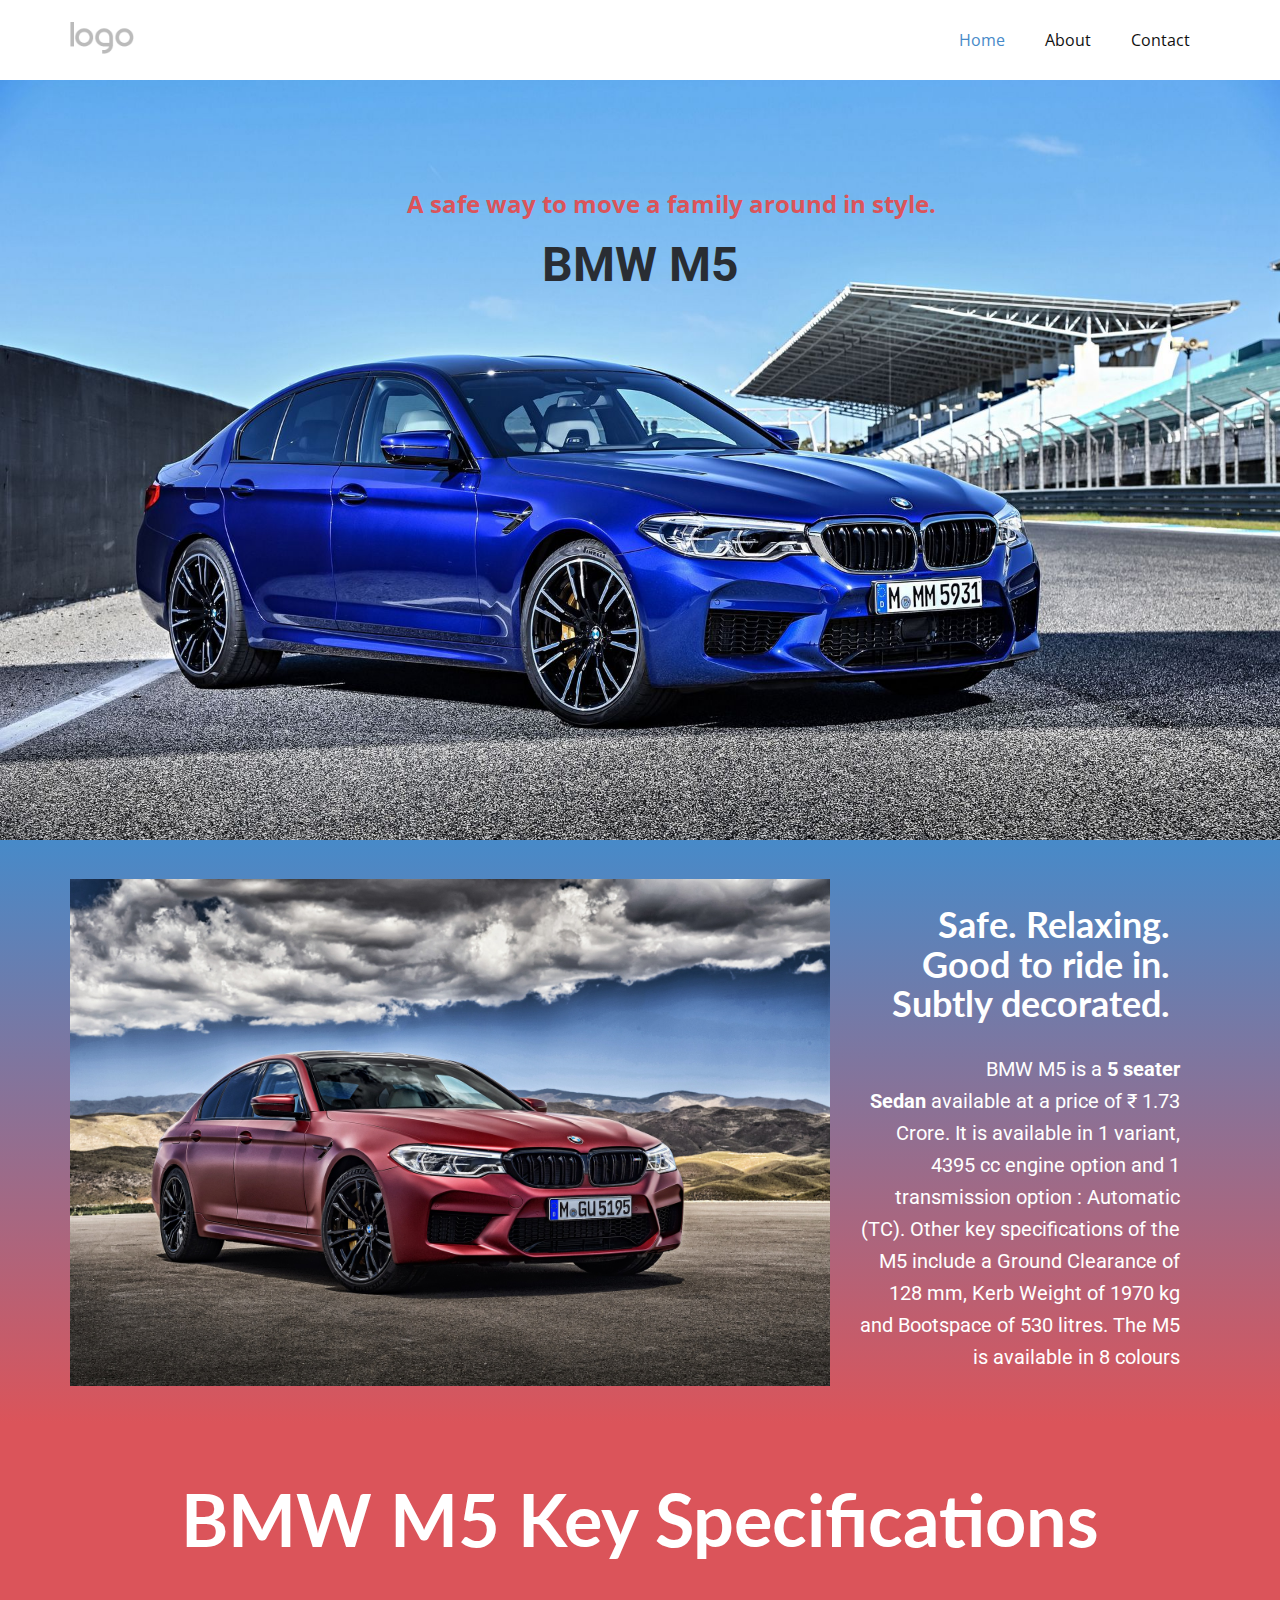
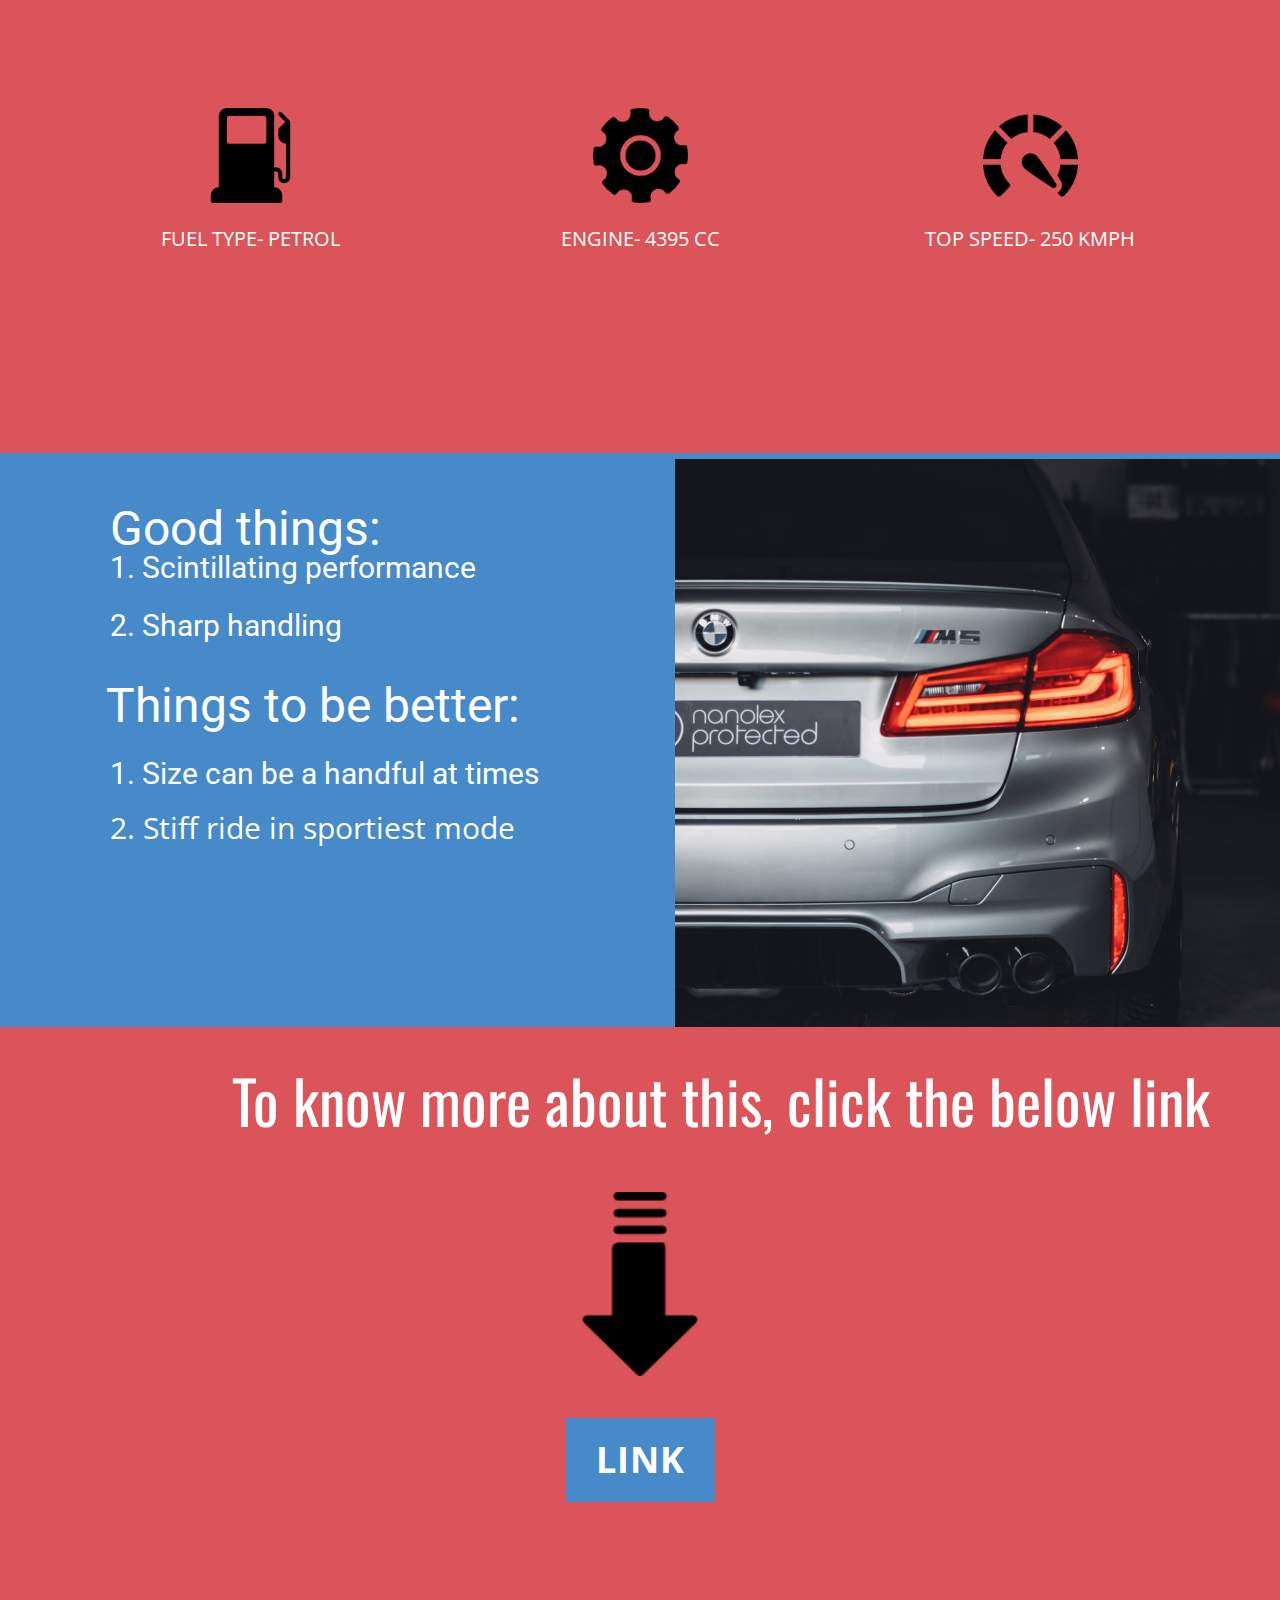
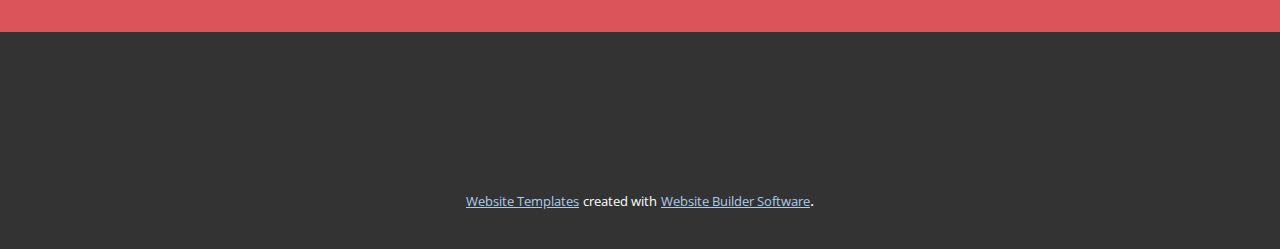
<file: index.html>
<!DOCTYPE html>
<html style="font-size: 16px;" lang="en"><head>
    <meta name="viewport" content="width=device-width, initial-scale=1.0">
    <meta charset="utf-8">
    <meta name="keywords" content="B​BMW M5, Safe. Relaxing. Good to ride in. Subtly decorated., How does it work, Car Servicing, Safe. Relaxing. Good to ride in. Subtly decorated., INTUITIVE">
    <meta name="description" content="">
    <title>Home</title>
    <link rel="stylesheet" href="nicepage.css" media="screen">
<link rel="stylesheet" href="Home.css" media="screen">
    <script class="u-script" type="text/javascript" src="jquery.js" defer=""></script>
    <script class="u-script" type="text/javascript" src="nicepage.js" defer=""></script>
    <meta name="generator" content="Nicepage 4.14.1, nicepage.com">
    <link id="u-theme-google-font" rel="stylesheet" href="https://fonts.googleapis.com/css?family=Roboto:100,100i,300,300i,400,400i,500,500i,700,700i,900,900i|Open+Sans:300,300i,400,400i,500,500i,600,600i,700,700i,800,800i">
    <link id="u-page-google-font" rel="stylesheet" href="https://fonts.googleapis.com/css?family=Open+Sans:300,300i,400,400i,500,500i,600,600i,700,700i,800,800i|Lato:100,100i,300,300i,400,400i,700,700i,900,900i|Roboto:100,100i,300,300i,400,400i,500,500i,700,700i,900,900i|Oswald:200,300,400,500,600,700">
    
    
    
    
    
    
    <script type="application/ld+json">{
		"@context": "http://schema.org",
		"@type": "Organization",
		"name": "",
		"logo": "images/default-logo.png"
}</script>
    <meta name="theme-color" content="#478ac9">
    <meta property="og:title" content="Home">
    <meta property="og:type" content="website">
  </head>
  <body data-home-page="Home.html" data-home-page-title="Home" class="u-body u-xl-mode" data-lang="en"><header class="u-clearfix u-header u-header" id="sec-3d24"><div class="u-clearfix u-sheet u-valign-middle u-sheet-1">
        <a href="https://nicepage.com" class="u-image u-logo u-image-1">
          <img src="images/default-logo.png" class="u-logo-image u-logo-image-1">
        </a>
        <nav class="u-menu u-menu-dropdown u-offcanvas u-menu-1">
          <div class="menu-collapse" style="font-size: 1rem; letter-spacing: 0px;">
            <a class="u-button-style u-custom-left-right-menu-spacing u-custom-padding-bottom u-custom-top-bottom-menu-spacing u-nav-link u-text-active-palette-1-base u-text-hover-palette-2-base" href="#">
              <svg class="u-svg-link" viewBox="0 0 24 24"><use xmlns:xlink="http://www.w3.org/1999/xlink" xlink:href="#menu-hamburger"></use></svg>
              <svg class="u-svg-content" version="1.1" id="menu-hamburger" viewBox="0 0 16 16" x="0px" y="0px" xmlns:xlink="http://www.w3.org/1999/xlink" xmlns="http://www.w3.org/2000/svg"><g><rect y="1" width="16" height="2"></rect><rect y="7" width="16" height="2"></rect><rect y="13" width="16" height="2"></rect>
</g></svg>
            </a>
          </div>
          <div class="u-nav-container">
            <ul class="u-nav u-unstyled u-nav-1"><li class="u-nav-item"><a class="u-button-style u-nav-link u-text-active-palette-1-base u-text-hover-palette-2-base" href="Home.html" style="padding: 10px 20px;">Home</a>
</li><li class="u-nav-item"><a class="u-button-style u-nav-link u-text-active-palette-1-base u-text-hover-palette-2-base" href="About.html" style="padding: 10px 20px;">About</a>
</li><li class="u-nav-item"><a class="u-button-style u-nav-link u-text-active-palette-1-base u-text-hover-palette-2-base" href="Contact.html" style="padding: 10px 20px;">Contact</a>
</li></ul>
          </div>
          <div class="u-nav-container-collapse">
            <div class="u-black u-container-style u-inner-container-layout u-opacity u-opacity-95 u-sidenav">
              <div class="u-inner-container-layout u-sidenav-overflow">
                <div class="u-menu-close"></div>
                <ul class="u-align-center u-nav u-popupmenu-items u-unstyled u-nav-2"><li class="u-nav-item"><a class="u-button-style u-nav-link" href="Home.html">Home</a>
</li><li class="u-nav-item"><a class="u-button-style u-nav-link" href="About.html">About</a>
</li><li class="u-nav-item"><a class="u-button-style u-nav-link" href="Contact.html">Contact</a>
</li></ul>
              </div>
            </div>
            <div class="u-black u-menu-overlay u-opacity u-opacity-70"></div>
          </div>
        </nav>
      </div></header>
    <section class="u-align-center u-clearfix u-image u-section-1" id="carousel_0539" data-image-width="4096" data-image-height="2731">
      <div class="u-clearfix u-sheet u-sheet-1">
        <h4 class="u-align-center-xs u-custom-font u-text u-text-font u-text-palette-2-base u-text-1">A safe way to move a family around in style.</h4>
        <h1 class="u-text u-text-palette-5-dark-3 u-title u-text-2">BMW M5</h1>
      </div>
    </section>
    <section class="u-clearfix u-gradient u-section-2" id="carousel_f920">
      <div class="u-clearfix u-sheet u-sheet-1">
        <div class="u-clearfix u-expanded-width u-gutter-0 u-layout-wrap u-layout-wrap-1">
          <div class="u-layout">
            <div class="u-layout-row">
              <div class="u-container-style u-image u-image-contain u-layout-cell u-left-cell u-size-40 u-image-1" data-image-width="4096" data-image-height="2731">
                <div class="u-container-layout u-container-layout-1"></div>
              </div>
              <div class="u-align-right-lg u-align-right-md u-align-right-xl u-container-style u-layout-cell u-right-cell u-size-20 u-layout-cell-2">
                <div class="u-container-layout u-valign-top-md u-valign-top-sm u-valign-top-xs u-container-layout-2">
                  <h2 class="u-align-center-sm u-align-center-xs u-custom-font u-font-lato u-text u-text-white u-text-1">Safe. Relaxing. Good to ride in. Subtly decorated.</h2>
                  <p class="u-align-center-sm u-align-center-xs u-custom-font u-font-roboto u-text u-text-body-alt-color u-text-2">BMW M5 is a&nbsp;<b>5 seater Sedan</b>&nbsp;available at a price of ₹ 1.73 Crore. It is available in 1 variant, 4395 cc engine option and 1 transmission option : Automatic (TC). Other key specifications of the M5 include a Ground Clearance of 128 mm, Kerb Weight of 1970 kg and Bootspace of 530 litres. The M5 is available in 8 colours
                  </p>
                </div>
              </div>
            </div>
          </div>
        </div>
      </div>
    </section>
    <section class="u-align-center u-clearfix u-palette-2-base u-section-3" id="carousel_2682">
      <div class="u-clearfix u-sheet u-sheet-1">
        <h2 class="u-custom-font u-font-lato u-text u-text-1">BMW M5 Key Specifications</h2>
        <div class="u-clearfix u-expanded-width u-gutter-30 u-layout-wrap u-layout-wrap-1">
          <div class="u-layout">
            <div class="u-layout-row">
              <div class="u-container-style u-layout-cell u-left-cell u-size-20 u-size-20-md u-layout-cell-1">
                <div class="u-container-layout u-valign-top u-container-layout-1"><span class="u-file-icon u-icon u-icon-1"><img src="images/483497.png" alt=""></span>
                  <p class="u-align-center u-text u-text-2">FUEL TYPE- PETROL</p>
                </div>
              </div>
              <div class="u-container-style u-layout-cell u-size-20 u-size-20-md u-layout-cell-2">
                <div class="u-container-layout u-valign-top u-container-layout-2"><span class="u-file-icon u-icon u-icon-2"><img src="images/17452.png" alt=""></span>
                  <p class="u-align-center u-text u-text-3">ENGINE- 4395 CC</p>
                </div>
              </div>
              <div class="u-container-style u-layout-cell u-right-cell u-size-20 u-size-20-md u-layout-cell-3">
                <div class="u-container-layout u-valign-top u-container-layout-3"><span class="u-file-icon u-icon u-icon-3"><img src="images/3564796.png" alt=""></span>
                  <p class="u-align-center u-text u-text-4">TOP SPEED- 250 KMPH</p>
                </div>
              </div>
            </div>
          </div>
        </div>
      </div>
    </section>
    <section class="u-align-center u-clearfix u-palette-1-base u-valign-middle-md u-valign-middle-sm u-valign-middle-xs u-section-4" id="carousel_d431">
      <div class="u-clearfix u-layout-wrap u-layout-wrap-1">
        <div class="u-layout">
          <div class="u-layout-row">
            <div class="u-align-left-lg u-align-left-xl u-container-style u-layout-cell u-right-cell u-size-30 u-layout-cell-1">
              <div class="u-container-layout u-container-layout-1">
                <h1 class="u-text u-text-default u-title u-text-1">Good ​things:<br>
                </h1>
                <p class="u-custom-font u-font-roboto u-text u-text-2">1. Scintillating performance</p>
                <p class="u-custom-font u-font-roboto u-text u-text-3">2. Sharp handling</p>
                <h1 class="u-text u-title u-text-4">Things to be better:</h1>
                <p class="u-custom-font u-font-roboto u-text u-text-5">1. Size can be a handful at times</p>
                <p class="u-text u-text-6">2.&nbsp;Stiff ride in sportiest mode</p>
              </div>
            </div>
            <div class="u-container-style u-image u-layout-cell u-left-cell u-size-30 u-image-1" data-image-width="1000" data-image-height="1250">
              <div class="u-container-layout u-container-layout-2"></div>
            </div>
          </div>
        </div>
      </div>
    </section>
    <section class="u-clearfix u-palette-2-base u-section-5" id="sec-7ba6">
      <div class="u-clearfix u-sheet u-sheet-1">
        <h1 class="u-custom-font u-font-oswald u-text u-text-default u-title u-text-1">To know more about this, click the below link </h1><span class="u-file-icon u-icon u-icon-1"><img src="images/833360.png" alt=""></span>
        <a href="https://www.carwale.com/bmw-cars/m5/#:~:text=BMW%20M5%20is%20a%205,is%20available%20in%208%20colours." class="u-btn u-button-style u-hover-palette-1-dark-1 u-palette-1-base u-btn-1" target="_blank">link</a>
      </div>
    </section>
    
    
    <footer class="u-align-center u-clearfix u-footer u-grey-80 u-footer" id="sec-8817"><div class="u-align-left u-clearfix u-sheet u-sheet-1"></div></footer>
    <section class="u-backlink u-clearfix u-grey-80">
      <a class="u-link" href="https://nicepage.com/website-templates" target="_blank">
        <span>Website Templates</span>
      </a>
      <p class="u-text">
        <span>created with</span>
      </p>
      <a class="u-link" href="" target="_blank">
        <span>Website Builder Software</span>
      </a>. 
    </section>
  
</body></html>
</file>
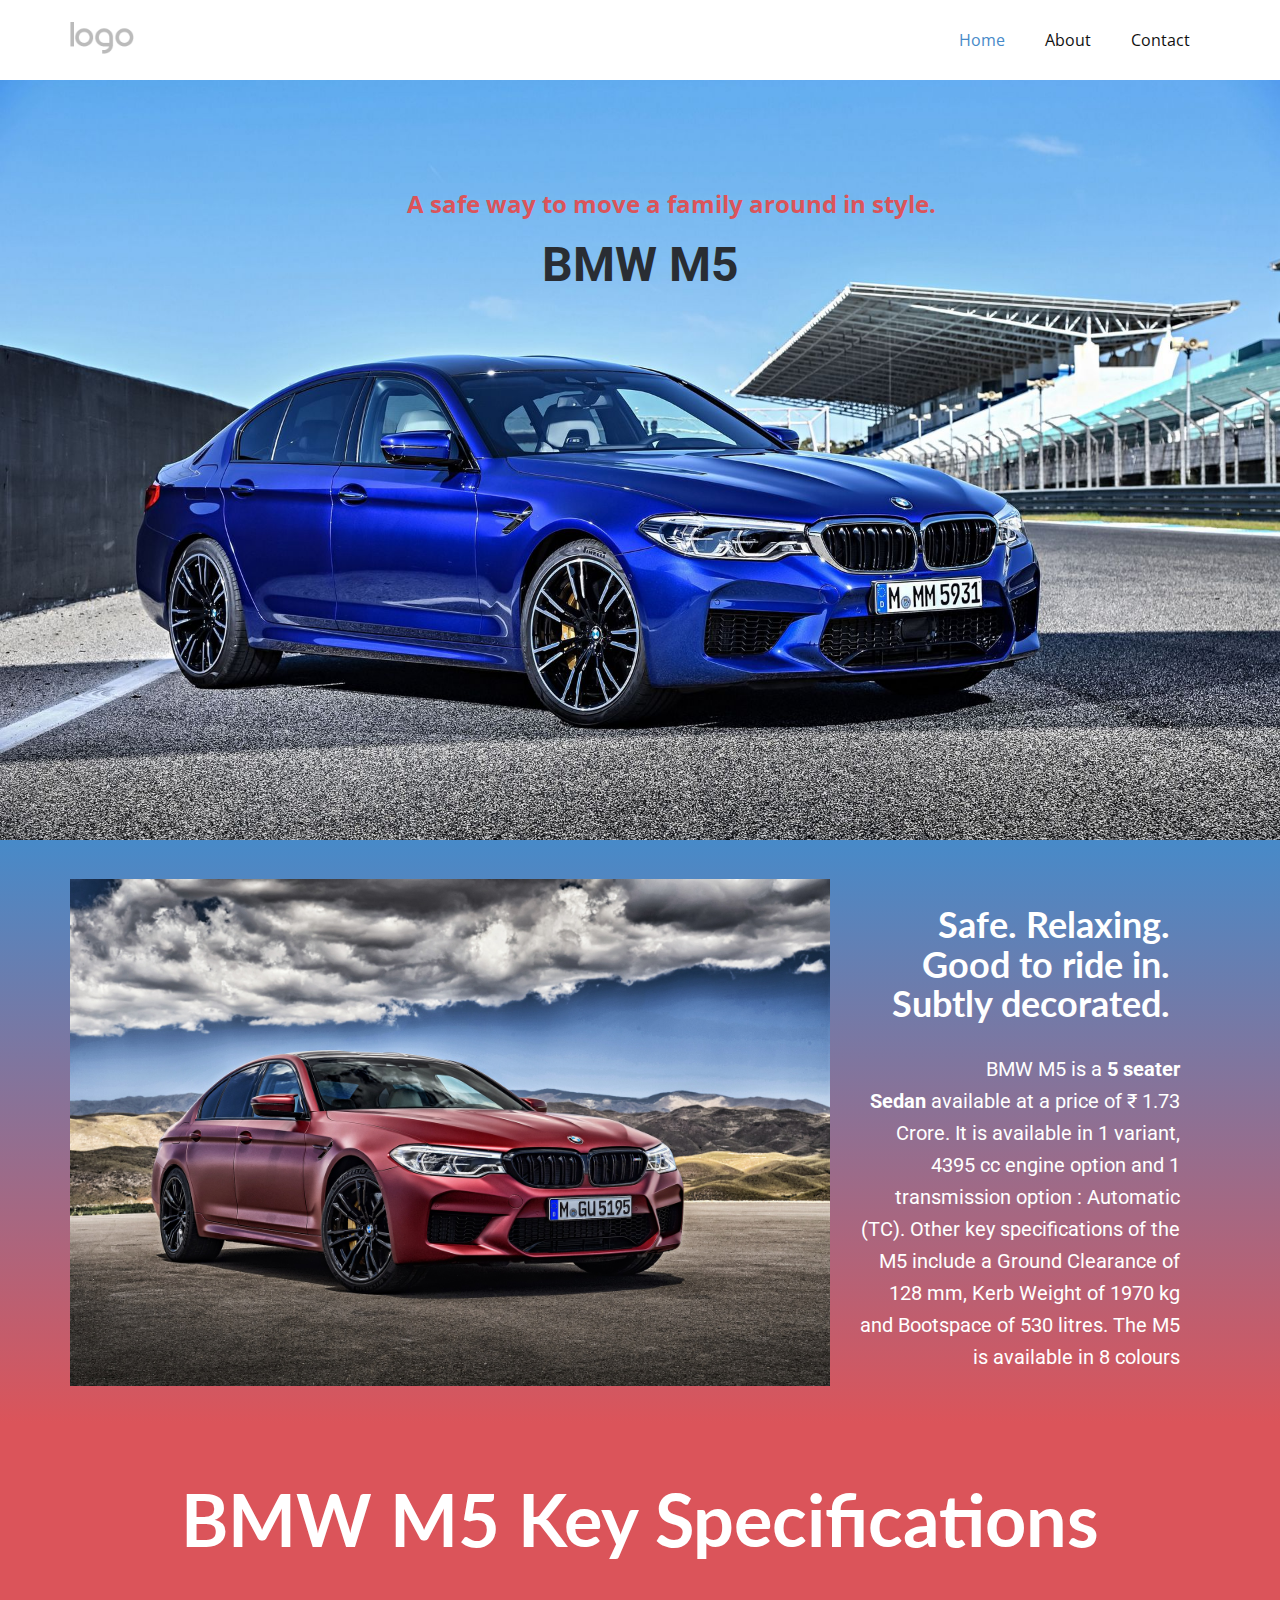
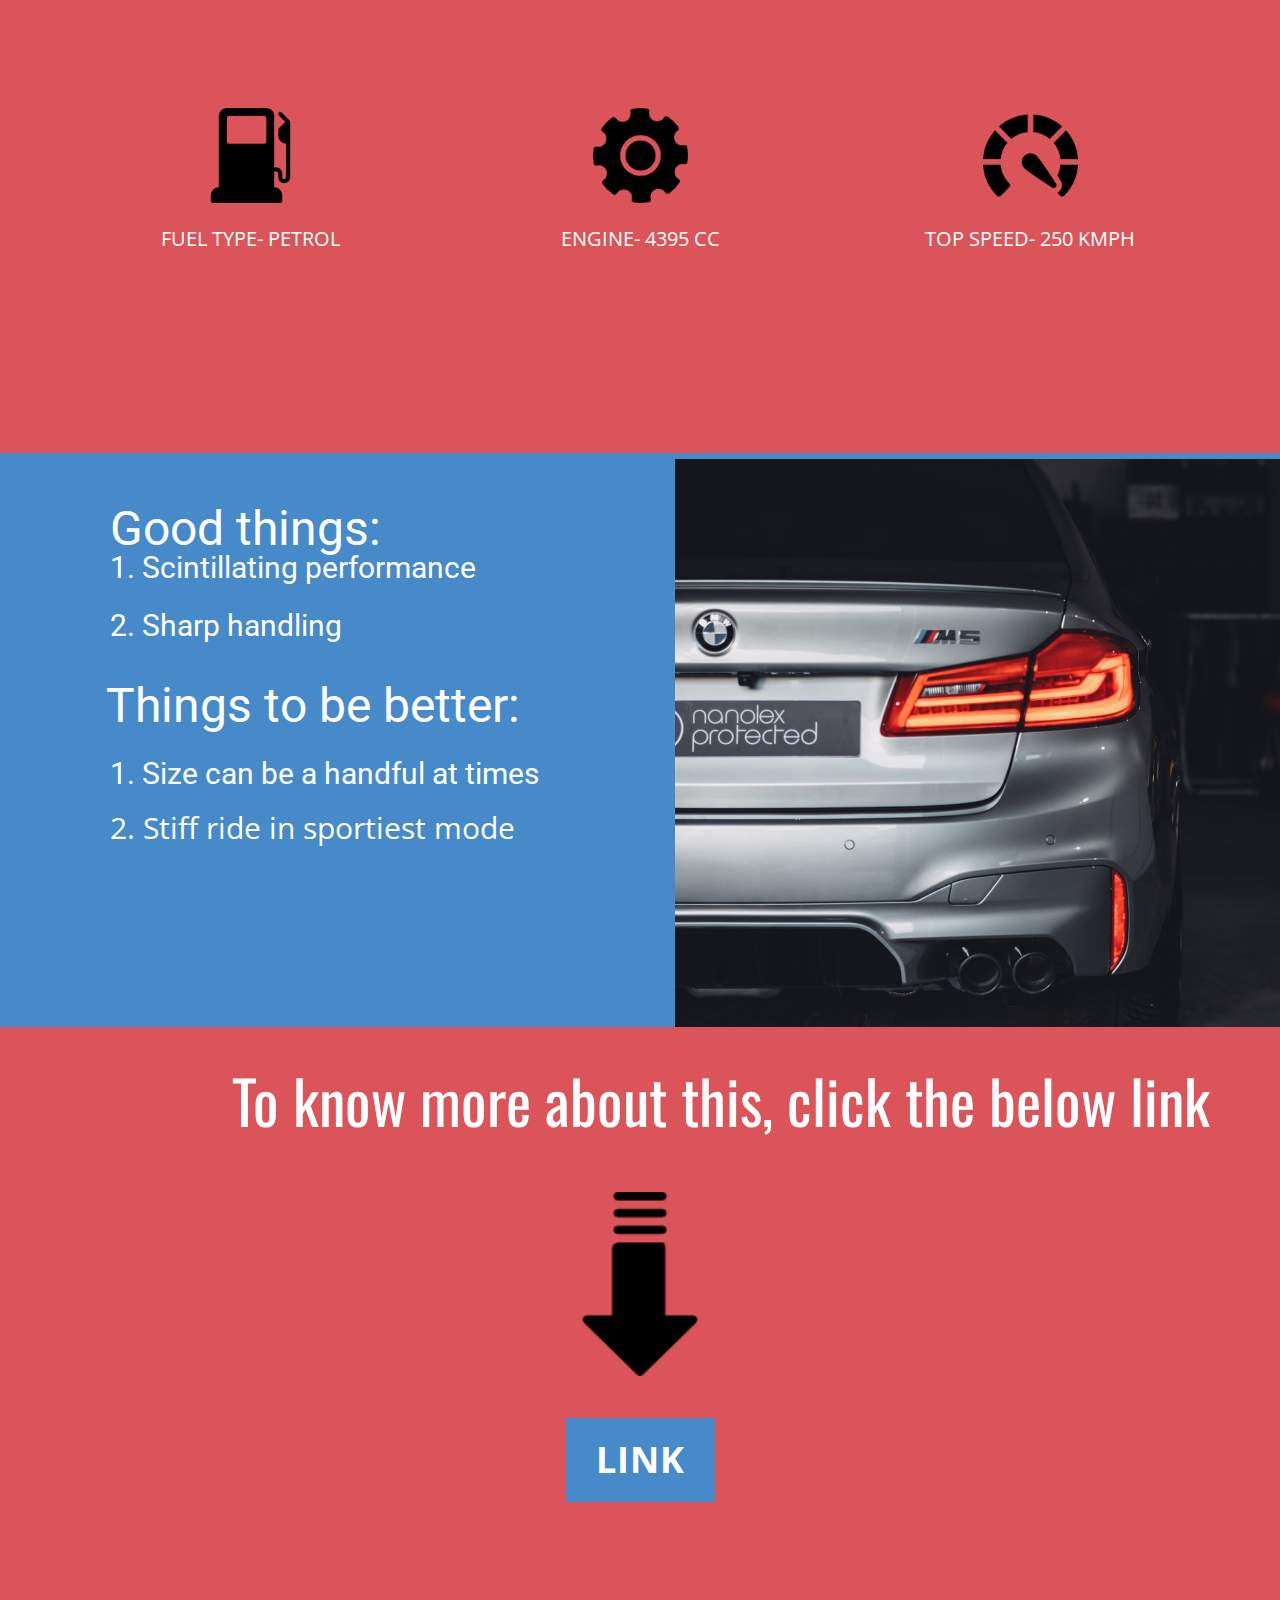
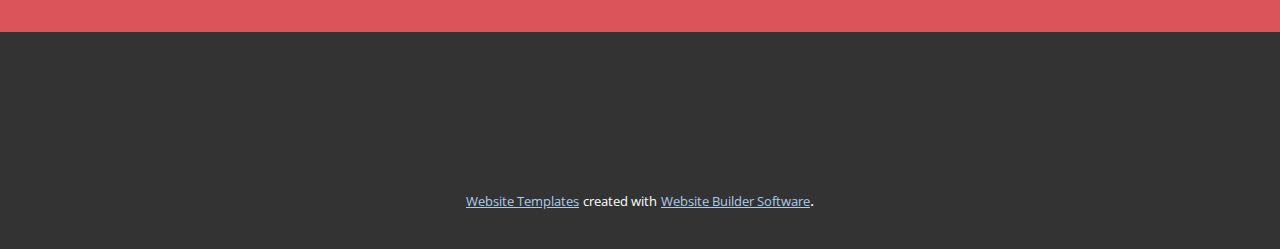
<file: Home.html>
<!DOCTYPE html>
<html style="font-size: 16px;" lang="en"><head>
    <meta name="viewport" content="width=device-width, initial-scale=1.0">
    <meta charset="utf-8">
    <meta name="keywords" content="B​BMW M5, Safe. Relaxing. Good to ride in. Subtly decorated., How does it work, Car Servicing, Safe. Relaxing. Good to ride in. Subtly decorated., INTUITIVE">
    <meta name="description" content="">
    <title>Home</title>
    <link rel="stylesheet" href="nicepage.css" media="screen">
<link rel="stylesheet" href="Home.css" media="screen">
    <script class="u-script" type="text/javascript" src="jquery.js" defer=""></script>
    <script class="u-script" type="text/javascript" src="nicepage.js" defer=""></script>
    <meta name="generator" content="Nicepage 4.14.1, nicepage.com">
    <link id="u-theme-google-font" rel="stylesheet" href="https://fonts.googleapis.com/css?family=Roboto:100,100i,300,300i,400,400i,500,500i,700,700i,900,900i|Open+Sans:300,300i,400,400i,500,500i,600,600i,700,700i,800,800i">
    <link id="u-page-google-font" rel="stylesheet" href="https://fonts.googleapis.com/css?family=Open+Sans:300,300i,400,400i,500,500i,600,600i,700,700i,800,800i|Lato:100,100i,300,300i,400,400i,700,700i,900,900i|Roboto:100,100i,300,300i,400,400i,500,500i,700,700i,900,900i|Oswald:200,300,400,500,600,700">
    
    
    
    
    
    
    <script type="application/ld+json">{
		"@context": "http://schema.org",
		"@type": "Organization",
		"name": "",
		"logo": "images/default-logo.png"
}</script>
    <meta name="theme-color" content="#478ac9">
    <meta property="og:title" content="Home">
    <meta property="og:type" content="website">
  </head>
  <body class="u-body u-xl-mode" data-lang="en"><header class="u-clearfix u-header u-header" id="sec-3d24"><div class="u-clearfix u-sheet u-valign-middle u-sheet-1">
        <a href="https://nicepage.com" class="u-image u-logo u-image-1">
          <img src="images/default-logo.png" class="u-logo-image u-logo-image-1">
        </a>
        <nav class="u-menu u-menu-dropdown u-offcanvas u-menu-1">
          <div class="menu-collapse" style="font-size: 1rem; letter-spacing: 0px;">
            <a class="u-button-style u-custom-left-right-menu-spacing u-custom-padding-bottom u-custom-top-bottom-menu-spacing u-nav-link u-text-active-palette-1-base u-text-hover-palette-2-base" href="#">
              <svg class="u-svg-link" viewBox="0 0 24 24"><use xmlns:xlink="http://www.w3.org/1999/xlink" xlink:href="#menu-hamburger"></use></svg>
              <svg class="u-svg-content" version="1.1" id="menu-hamburger" viewBox="0 0 16 16" x="0px" y="0px" xmlns:xlink="http://www.w3.org/1999/xlink" xmlns="http://www.w3.org/2000/svg"><g><rect y="1" width="16" height="2"></rect><rect y="7" width="16" height="2"></rect><rect y="13" width="16" height="2"></rect>
</g></svg>
            </a>
          </div>
          <div class="u-nav-container">
            <ul class="u-nav u-unstyled u-nav-1"><li class="u-nav-item"><a class="u-button-style u-nav-link u-text-active-palette-1-base u-text-hover-palette-2-base" href="Home.html" style="padding: 10px 20px;">Home</a>
</li><li class="u-nav-item"><a class="u-button-style u-nav-link u-text-active-palette-1-base u-text-hover-palette-2-base" href="About.html" style="padding: 10px 20px;">About</a>
</li><li class="u-nav-item"><a class="u-button-style u-nav-link u-text-active-palette-1-base u-text-hover-palette-2-base" href="Contact.html" style="padding: 10px 20px;">Contact</a>
</li></ul>
          </div>
          <div class="u-nav-container-collapse">
            <div class="u-black u-container-style u-inner-container-layout u-opacity u-opacity-95 u-sidenav">
              <div class="u-inner-container-layout u-sidenav-overflow">
                <div class="u-menu-close"></div>
                <ul class="u-align-center u-nav u-popupmenu-items u-unstyled u-nav-2"><li class="u-nav-item"><a class="u-button-style u-nav-link" href="Home.html">Home</a>
</li><li class="u-nav-item"><a class="u-button-style u-nav-link" href="About.html">About</a>
</li><li class="u-nav-item"><a class="u-button-style u-nav-link" href="Contact.html">Contact</a>
</li></ul>
              </div>
            </div>
            <div class="u-black u-menu-overlay u-opacity u-opacity-70"></div>
          </div>
        </nav>
      </div></header>
    <section class="u-align-center u-clearfix u-image u-section-1" id="carousel_0539" data-image-width="4096" data-image-height="2731">
      <div class="u-clearfix u-sheet u-sheet-1">
        <h4 class="u-align-center-xs u-custom-font u-text u-text-font u-text-palette-2-base u-text-1">A safe way to move a family around in style.</h4>
        <h1 class="u-text u-text-palette-5-dark-3 u-title u-text-2">BMW M5</h1>
      </div>
    </section>
    <section class="u-clearfix u-gradient u-section-2" id="carousel_f920">
      <div class="u-clearfix u-sheet u-sheet-1">
        <div class="u-clearfix u-expanded-width u-gutter-0 u-layout-wrap u-layout-wrap-1">
          <div class="u-layout">
            <div class="u-layout-row">
              <div class="u-container-style u-image u-image-contain u-layout-cell u-left-cell u-size-40 u-image-1" data-image-width="4096" data-image-height="2731">
                <div class="u-container-layout u-container-layout-1"></div>
              </div>
              <div class="u-align-right-lg u-align-right-md u-align-right-xl u-container-style u-layout-cell u-right-cell u-size-20 u-layout-cell-2">
                <div class="u-container-layout u-valign-top-md u-valign-top-sm u-valign-top-xs u-container-layout-2">
                  <h2 class="u-align-center-sm u-align-center-xs u-custom-font u-font-lato u-text u-text-white u-text-1">Safe. Relaxing. Good to ride in. Subtly decorated.</h2>
                  <p class="u-align-center-sm u-align-center-xs u-custom-font u-font-roboto u-text u-text-body-alt-color u-text-2">BMW M5 is a&nbsp;<b>5 seater Sedan</b>&nbsp;available at a price of ₹ 1.73 Crore. It is available in 1 variant, 4395 cc engine option and 1 transmission option : Automatic (TC). Other key specifications of the M5 include a Ground Clearance of 128 mm, Kerb Weight of 1970 kg and Bootspace of 530 litres. The M5 is available in 8 colours
                  </p>
                </div>
              </div>
            </div>
          </div>
        </div>
      </div>
    </section>
    <section class="u-align-center u-clearfix u-palette-2-base u-section-3" id="carousel_2682">
      <div class="u-clearfix u-sheet u-sheet-1">
        <h2 class="u-custom-font u-font-lato u-text u-text-1">BMW M5 Key Specifications</h2>
        <div class="u-clearfix u-expanded-width u-gutter-30 u-layout-wrap u-layout-wrap-1">
          <div class="u-layout">
            <div class="u-layout-row">
              <div class="u-container-style u-layout-cell u-left-cell u-size-20 u-size-20-md u-layout-cell-1">
                <div class="u-container-layout u-valign-top u-container-layout-1"><span class="u-file-icon u-icon u-icon-1"><img src="images/483497.png" alt=""></span>
                  <p class="u-align-center u-text u-text-2">FUEL TYPE- PETROL</p>
                </div>
              </div>
              <div class="u-container-style u-layout-cell u-size-20 u-size-20-md u-layout-cell-2">
                <div class="u-container-layout u-valign-top u-container-layout-2"><span class="u-file-icon u-icon u-icon-2"><img src="images/17452.png" alt=""></span>
                  <p class="u-align-center u-text u-text-3">ENGINE- 4395 CC</p>
                </div>
              </div>
              <div class="u-container-style u-layout-cell u-right-cell u-size-20 u-size-20-md u-layout-cell-3">
                <div class="u-container-layout u-valign-top u-container-layout-3"><span class="u-file-icon u-icon u-icon-3"><img src="images/3564796.png" alt=""></span>
                  <p class="u-align-center u-text u-text-4">TOP SPEED- 250 KMPH</p>
                </div>
              </div>
            </div>
          </div>
        </div>
      </div>
    </section>
    <section class="u-align-center u-clearfix u-palette-1-base u-valign-middle-md u-valign-middle-sm u-valign-middle-xs u-section-4" id="carousel_d431">
      <div class="u-clearfix u-layout-wrap u-layout-wrap-1">
        <div class="u-layout">
          <div class="u-layout-row">
            <div class="u-align-left-lg u-align-left-xl u-container-style u-layout-cell u-right-cell u-size-30 u-layout-cell-1">
              <div class="u-container-layout u-container-layout-1">
                <h1 class="u-text u-text-default u-title u-text-1">Good ​things:<br>
                </h1>
                <p class="u-custom-font u-font-roboto u-text u-text-2">1. Scintillating performance</p>
                <p class="u-custom-font u-font-roboto u-text u-text-3">2. Sharp handling</p>
                <h1 class="u-text u-title u-text-4">Things to be better:</h1>
                <p class="u-custom-font u-font-roboto u-text u-text-5">1. Size can be a handful at times</p>
                <p class="u-text u-text-6">2.&nbsp;Stiff ride in sportiest mode</p>
              </div>
            </div>
            <div class="u-container-style u-image u-layout-cell u-left-cell u-size-30 u-image-1" data-image-width="1000" data-image-height="1250">
              <div class="u-container-layout u-container-layout-2"></div>
            </div>
          </div>
        </div>
      </div>
    </section>
    <section class="u-clearfix u-palette-2-base u-section-5" id="sec-7ba6">
      <div class="u-clearfix u-sheet u-sheet-1">
        <h1 class="u-custom-font u-font-oswald u-text u-text-default u-title u-text-1">To know more about this, click the below link </h1><span class="u-file-icon u-icon u-icon-1"><img src="images/833360.png" alt=""></span>
        <a href="https://www.carwale.com/bmw-cars/m5/#:~:text=BMW%20M5%20is%20a%205,is%20available%20in%208%20colours." class="u-btn u-button-style u-hover-palette-1-dark-1 u-palette-1-base u-btn-1" target="_blank">link</a>
      </div>
    </section>
    
    
    <footer class="u-align-center u-clearfix u-footer u-grey-80 u-footer" id="sec-8817"><div class="u-align-left u-clearfix u-sheet u-sheet-1"></div></footer>
    <section class="u-backlink u-clearfix u-grey-80">
      <a class="u-link" href="https://nicepage.com/website-templates" target="_blank">
        <span>Website Templates</span>
      </a>
      <p class="u-text">
        <span>created with</span>
      </p>
      <a class="u-link" href="" target="_blank">
        <span>Website Builder Software</span>
      </a>. 
    </section>
  
</body></html>
</file>
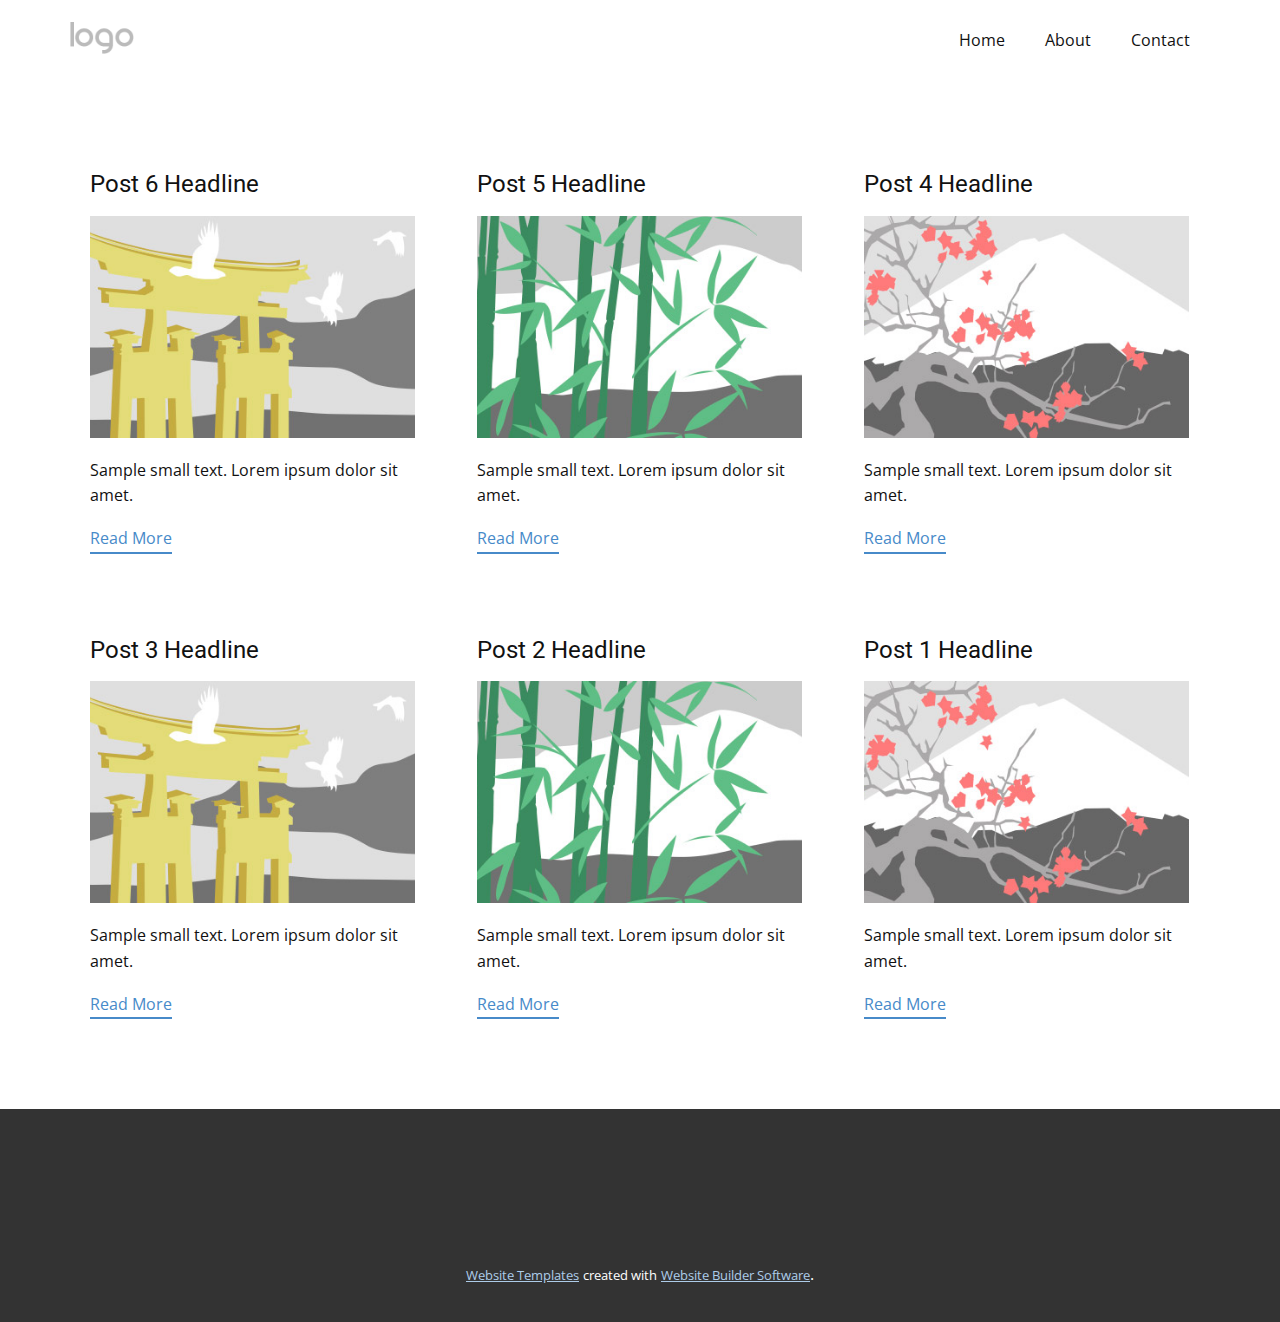
<file: blog/blog.html>
<html style="font-size: 16px;" lang="en"><head>
    <meta name="viewport" content="width=device-width, initial-scale=1.0">
    <meta charset="utf-8">
    <meta name="keywords" content="">
    <meta name="description" content="">
    <title>Blog Template</title>
    <link rel="stylesheet" href="../nicepage.css" media="screen">
<link rel="stylesheet" href="../Blog-Template.css" media="screen">
    <script class="u-script" type="text/javascript" src="../jquery.js" defer=""></script>
    <script class="u-script" type="text/javascript" src="../nicepage.js" defer=""></script>
    <meta name="generator" content="Nicepage 4.14.1, nicepage.com">
    <link id="u-theme-google-font" rel="stylesheet" href="https://fonts.googleapis.com/css?family=Roboto:100,100i,300,300i,400,400i,500,500i,700,700i,900,900i|Open+Sans:300,300i,400,400i,500,500i,600,600i,700,700i,800,800i">
    
    
    <script type="application/ld+json">{
		"@context": "http://schema.org",
		"@type": "Organization",
		"name": "",
		"logo": "images/default-logo.png"
}</script>
    <meta name="theme-color" content="#478ac9">
  </head>
  <body class="u-body u-xl-mode" data-lang="en"><header class="u-clearfix u-header u-header" id="sec-3d24"><div class="u-clearfix u-sheet u-valign-middle u-sheet-1">
        <a href="https://nicepage.com" class="u-image u-logo u-image-1">
          <img src="../images/default-logo.png" class="u-logo-image u-logo-image-1">
        </a>
        <nav class="u-menu u-menu-dropdown u-offcanvas u-menu-1">
          <div class="menu-collapse" style="font-size: 1rem; letter-spacing: 0px;">
            <a class="u-button-style u-custom-left-right-menu-spacing u-custom-padding-bottom u-custom-top-bottom-menu-spacing u-nav-link u-text-active-palette-1-base u-text-hover-palette-2-base" href="#">
              <svg class="u-svg-link" viewBox="0 0 24 24"><use xmlns:xlink="http://www.w3.org/1999/xlink" xlink:href="#menu-hamburger"></use></svg>
              <svg class="u-svg-content" version="1.1" id="menu-hamburger" viewBox="0 0 16 16" x="0px" y="0px" xmlns:xlink="http://www.w3.org/1999/xlink" xmlns="http://www.w3.org/2000/svg"><g><rect y="1" width="16" height="2"></rect><rect y="7" width="16" height="2"></rect><rect y="13" width="16" height="2"></rect>
</g></svg>
            </a>
          </div>
          <div class="u-nav-container">
            <ul class="u-nav u-unstyled u-nav-1"><li class="u-nav-item"><a class="u-button-style u-nav-link u-text-active-palette-1-base u-text-hover-palette-2-base" href="../Home.html" style="padding: 10px 20px;">Home</a>
</li><li class="u-nav-item"><a class="u-button-style u-nav-link u-text-active-palette-1-base u-text-hover-palette-2-base" href="../About.html" style="padding: 10px 20px;">About</a>
</li><li class="u-nav-item"><a class="u-button-style u-nav-link u-text-active-palette-1-base u-text-hover-palette-2-base" href="../Contact.html" style="padding: 10px 20px;">Contact</a>
</li></ul>
          </div>
          <div class="u-nav-container-collapse">
            <div class="u-black u-container-style u-inner-container-layout u-opacity u-opacity-95 u-sidenav">
              <div class="u-inner-container-layout u-sidenav-overflow">
                <div class="u-menu-close"></div>
                <ul class="u-align-center u-nav u-popupmenu-items u-unstyled u-nav-2"><li class="u-nav-item"><a class="u-button-style u-nav-link" href="../Home.html">Home</a>
</li><li class="u-nav-item"><a class="u-button-style u-nav-link" href="../About.html">About</a>
</li><li class="u-nav-item"><a class="u-button-style u-nav-link" href="../Contact.html">Contact</a>
</li></ul>
              </div>
            </div>
            <div class="u-black u-menu-overlay u-opacity u-opacity-70"></div>
          </div>
        </nav>
      </div></header>
    <section class="u-clearfix u-section-1" id="sec-2982">
      <div class="u-clearfix u-sheet u-valign-middle u-sheet-1"><!--blog--><!--blog_options_json--><!--{"type":"Recent","source":"","tags":"","count":""}--><!--/blog_options_json-->
        <div class="u-blog u-expanded-width u-repeater u-repeater-1"><!--blog_post-->
          <div class="u-blog-post u-container-style u-repeater-item u-white u-repeater-item-1">
            <div class="u-container-layout u-similar-container u-valign-top u-container-layout-1"><!--blog_post_header-->
              <h4 class="u-blog-control u-text u-text-1">
                <a class="u-post-header-link" href="../blog/post-5.html">Post 6 Headline</a>
              </h4><!--/blog_post_header--><!--blog_post_image-->
              <a class="u-post-header-link" href="../blog/post-5.html"><img alt="" class="u-blog-control u-expanded-width u-image u-image-default u-image-1" src="[data-uri]"></a><!--/blog_post_image--><!--blog_post_content-->
              <div class="u-blog-control u-post-content u-text u-text-2 fr-view">Sample small text. Lorem ipsum dolor sit amet.</div><!--/blog_post_content--><!--blog_post_readmore-->
              <a href="../blog/post-5.html" class="u-blog-control u-border-2 u-border-palette-1-base u-btn u-btn-rectangle u-button-style u-none u-btn-1"><!--blog_post_readmore_content--><!--options_json--><!--{"content":"","defaultValue":"Read More"}--><!--/options_json-->Read More<!--/blog_post_readmore_content--></a><!--/blog_post_readmore-->
            </div>
          </div><div class="u-blog-post u-container-style u-repeater-item u-video-cover u-white">
            <div class="u-container-layout u-similar-container u-valign-top u-container-layout-2"><!--blog_post_header-->
              <h4 class="u-blog-control u-text u-text-3">
                <a class="u-post-header-link" href="../blog/post-4.html">Post 5 Headline</a>
              </h4><!--/blog_post_header--><!--blog_post_image-->
              <a class="u-post-header-link" href="../blog/post-4.html"><img alt="" class="u-blog-control u-expanded-width u-image u-image-default u-image-2" src="[data-uri]"></a><!--/blog_post_image--><!--blog_post_content-->
              <div class="u-blog-control u-post-content u-text u-text-4 fr-view">Sample small text. Lorem ipsum dolor sit amet.</div><!--/blog_post_content--><!--blog_post_readmore-->
              <a href="../blog/post-4.html" class="u-blog-control u-border-2 u-border-palette-1-base u-btn u-btn-rectangle u-button-style u-none u-btn-2"><!--blog_post_readmore_content--><!--options_json--><!--{"content":"","defaultValue":"Read More"}--><!--/options_json-->Read More<!--/blog_post_readmore_content--></a><!--/blog_post_readmore-->
            </div>
          </div><div class="u-blog-post u-container-style u-repeater-item u-video-cover u-white">
            <div class="u-container-layout u-similar-container u-valign-top u-container-layout-3"><!--blog_post_header-->
              <h4 class="u-blog-control u-text u-text-5">
                <a class="u-post-header-link" href="../blog/post-3.html">Post 4 Headline</a>
              </h4><!--/blog_post_header--><!--blog_post_image-->
              <a class="u-post-header-link" href="../blog/post-3.html"><img alt="" class="u-blog-control u-expanded-width u-image u-image-default u-image-3" src="[data-uri]"></a><!--/blog_post_image--><!--blog_post_content-->
              <div class="u-blog-control u-post-content u-text u-text-6 fr-view">Sample small text. Lorem ipsum dolor sit amet.</div><!--/blog_post_content--><!--blog_post_readmore-->
              <a href="../blog/post-3.html" class="u-blog-control u-border-2 u-border-palette-1-base u-btn u-btn-rectangle u-button-style u-none u-btn-3"><!--blog_post_readmore_content--><!--options_json--><!--{"content":"","defaultValue":"Read More"}--><!--/options_json-->Read More<!--/blog_post_readmore_content--></a><!--/blog_post_readmore-->
            </div>
          </div><div class="u-blog-post u-container-style u-repeater-item u-white u-repeater-item-1">
            <div class="u-container-layout u-similar-container u-valign-top u-container-layout-1"><!--blog_post_header-->
              <h4 class="u-blog-control u-text u-text-1">
                <a class="u-post-header-link" href="../blog/post-2.html">Post 3 Headline</a>
              </h4><!--/blog_post_header--><!--blog_post_image-->
              <a class="u-post-header-link" href="../blog/post-2.html"><img alt="" class="u-blog-control u-expanded-width u-image u-image-default u-image-1" src="[data-uri]"></a><!--/blog_post_image--><!--blog_post_content-->
              <div class="u-blog-control u-post-content u-text u-text-2 fr-view">Sample small text. Lorem ipsum dolor sit amet.</div><!--/blog_post_content--><!--blog_post_readmore-->
              <a href="../blog/post-2.html" class="u-blog-control u-border-2 u-border-palette-1-base u-btn u-btn-rectangle u-button-style u-none u-btn-1"><!--blog_post_readmore_content--><!--options_json--><!--{"content":"","defaultValue":"Read More"}--><!--/options_json-->Read More<!--/blog_post_readmore_content--></a><!--/blog_post_readmore-->
            </div>
          </div><div class="u-blog-post u-container-style u-repeater-item u-video-cover u-white">
            <div class="u-container-layout u-similar-container u-valign-top u-container-layout-2"><!--blog_post_header-->
              <h4 class="u-blog-control u-text u-text-3">
                <a class="u-post-header-link" href="../blog/post-1.html">Post 2 Headline</a>
              </h4><!--/blog_post_header--><!--blog_post_image-->
              <a class="u-post-header-link" href="../blog/post-1.html"><img alt="" class="u-blog-control u-expanded-width u-image u-image-default u-image-2" src="[data-uri]"></a><!--/blog_post_image--><!--blog_post_content-->
              <div class="u-blog-control u-post-content u-text u-text-4 fr-view">Sample small text. Lorem ipsum dolor sit amet.</div><!--/blog_post_content--><!--blog_post_readmore-->
              <a href="../blog/post-1.html" class="u-blog-control u-border-2 u-border-palette-1-base u-btn u-btn-rectangle u-button-style u-none u-btn-2"><!--blog_post_readmore_content--><!--options_json--><!--{"content":"","defaultValue":"Read More"}--><!--/options_json-->Read More<!--/blog_post_readmore_content--></a><!--/blog_post_readmore-->
            </div>
          </div><div class="u-blog-post u-container-style u-repeater-item u-video-cover u-white">
            <div class="u-container-layout u-similar-container u-valign-top u-container-layout-3"><!--blog_post_header-->
              <h4 class="u-blog-control u-text u-text-5">
                <a class="u-post-header-link" href="../blog/post.html">Post 1 Headline</a>
              </h4><!--/blog_post_header--><!--blog_post_image-->
              <a class="u-post-header-link" href="../blog/post.html"><img alt="" class="u-blog-control u-expanded-width u-image u-image-default u-image-3" src="[data-uri]"></a><!--/blog_post_image--><!--blog_post_content-->
              <div class="u-blog-control u-post-content u-text u-text-6 fr-view">Sample small text. Lorem ipsum dolor sit amet.</div><!--/blog_post_content--><!--blog_post_readmore-->
              <a href="../blog/post.html" class="u-blog-control u-border-2 u-border-palette-1-base u-btn u-btn-rectangle u-button-style u-none u-btn-3"><!--blog_post_readmore_content--><!--options_json--><!--{"content":"","defaultValue":"Read More"}--><!--/options_json-->Read More<!--/blog_post_readmore_content--></a><!--/blog_post_readmore-->
            </div>
          </div><!--/blog_post--><!--blog_post-->
          <!--/blog_post--><!--blog_post-->
          <!--/blog_post-->
        </div><!--/blog-->
      </div>
    </section>
    
    
    <footer class="u-align-center u-clearfix u-footer u-grey-80 u-footer" id="sec-8817"><div class="u-align-left u-clearfix u-sheet u-sheet-1"></div></footer>
    <section class="u-backlink u-clearfix u-grey-80">
      <a class="u-link" href="https://nicepage.com/website-templates" target="_blank">
        <span>Website Templates</span>
      </a>
      <p class="u-text">
        <span>created with</span>
      </p>
      <a class="u-link" href="" target="_blank">
        <span>Website Builder Software</span>
      </a>. 
    </section>
  
</body></html>
</file>
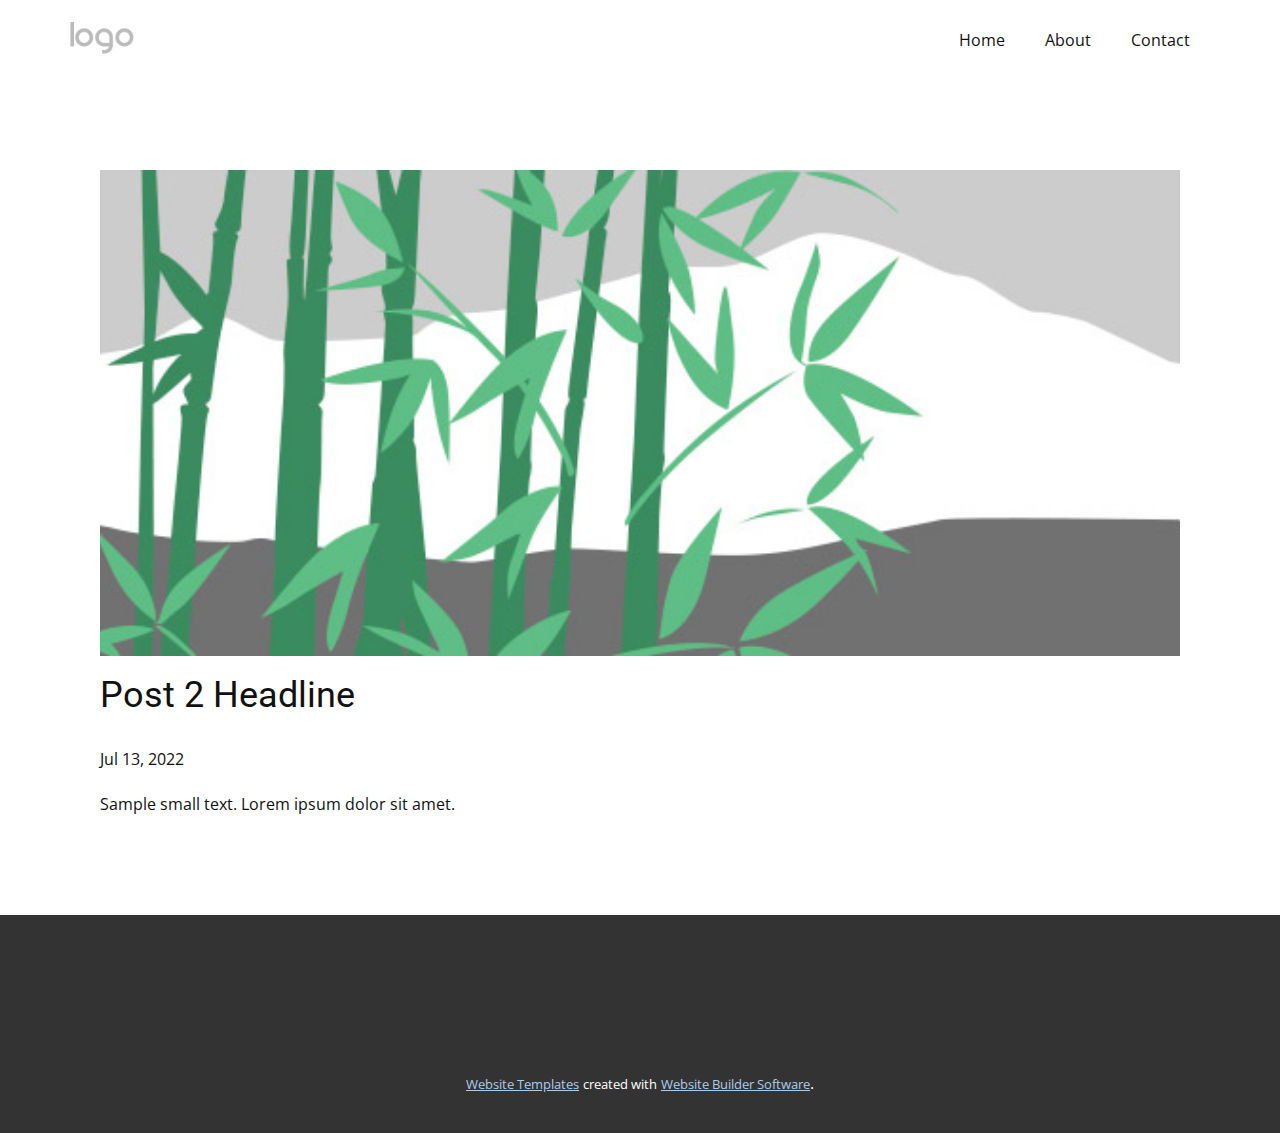
<file: blog/post-1.html>
<!doctype html>
<html style="font-size: 16px;" lang="en"><head>
    <meta name="viewport" content="width=device-width, initial-scale=1.0">
    <meta charset="utf-8">
    <meta name="keywords" content="Post 1 Headline">
    <meta name="description" content="">
    <title>Post 2 Headline</title>
    <link rel="stylesheet" href="../nicepage.css" media="screen">
<link rel="stylesheet" href="../Post-Template.css" media="screen">
    <script class="u-script" type="text/javascript" src="../jquery.js" defer=""></script>
    <script class="u-script" type="text/javascript" src="../nicepage.js" defer=""></script>
    <meta name="generator" content="Nicepage 4.14.1, nicepage.com">
    <link id="u-theme-google-font" rel="stylesheet" href="https://fonts.googleapis.com/css?family=Roboto:100,100i,300,300i,400,400i,500,500i,700,700i,900,900i|Open+Sans:300,300i,400,400i,500,500i,600,600i,700,700i,800,800i">
    
    
    <script type="application/ld+json">{
		"@context": "http://schema.org",
		"@type": "Organization",
		"name": "",
		"logo": "images/default-logo.png"
}</script>
    <meta name="theme-color" content="#478ac9">
  </head>
  <body class="u-body u-xl-mode" data-lang="en"><header class="u-clearfix u-header u-header" id="sec-3d24"><div class="u-clearfix u-sheet u-valign-middle u-sheet-1">
        <a href="https://nicepage.com" class="u-image u-logo u-image-1">
          <img src="../images/default-logo.png" class="u-logo-image u-logo-image-1">
        </a>
        <nav class="u-menu u-menu-dropdown u-offcanvas u-menu-1">
          <div class="menu-collapse" style="font-size: 1rem; letter-spacing: 0px;">
            <a class="u-button-style u-custom-left-right-menu-spacing u-custom-padding-bottom u-custom-top-bottom-menu-spacing u-nav-link u-text-active-palette-1-base u-text-hover-palette-2-base" href="#">
              <svg class="u-svg-link" viewBox="0 0 24 24"><use xmlns:xlink="http://www.w3.org/1999/xlink" xlink:href="#menu-hamburger"></use></svg>
              <svg class="u-svg-content" version="1.1" id="menu-hamburger" viewBox="0 0 16 16" x="0px" y="0px" xmlns:xlink="http://www.w3.org/1999/xlink" xmlns="http://www.w3.org/2000/svg"><g><rect y="1" width="16" height="2"></rect><rect y="7" width="16" height="2"></rect><rect y="13" width="16" height="2"></rect>
</g></svg>
            </a>
          </div>
          <div class="u-nav-container">
            <ul class="u-nav u-unstyled u-nav-1"><li class="u-nav-item"><a class="u-button-style u-nav-link u-text-active-palette-1-base u-text-hover-palette-2-base" href="../Home.html" style="padding: 10px 20px;">Home</a>
</li><li class="u-nav-item"><a class="u-button-style u-nav-link u-text-active-palette-1-base u-text-hover-palette-2-base" href="../About.html" style="padding: 10px 20px;">About</a>
</li><li class="u-nav-item"><a class="u-button-style u-nav-link u-text-active-palette-1-base u-text-hover-palette-2-base" href="../Contact.html" style="padding: 10px 20px;">Contact</a>
</li></ul>
          </div>
          <div class="u-nav-container-collapse">
            <div class="u-black u-container-style u-inner-container-layout u-opacity u-opacity-95 u-sidenav">
              <div class="u-inner-container-layout u-sidenav-overflow">
                <div class="u-menu-close"></div>
                <ul class="u-align-center u-nav u-popupmenu-items u-unstyled u-nav-2"><li class="u-nav-item"><a class="u-button-style u-nav-link" href="../Home.html">Home</a>
</li><li class="u-nav-item"><a class="u-button-style u-nav-link" href="../About.html">About</a>
</li><li class="u-nav-item"><a class="u-button-style u-nav-link" href="../Contact.html">Contact</a>
</li></ul>
              </div>
            </div>
            <div class="u-black u-menu-overlay u-opacity u-opacity-70"></div>
          </div>
        </nav>
      </div></header>
    <section class="u-align-center u-clearfix u-section-1" id="sec-1007">
      <div class="u-clearfix u-sheet u-valign-middle-md u-valign-middle-sm u-valign-middle-xs u-sheet-1"><!--post_details--><!--post_details_options_json--><!--{"source":""}--><!--/post_details_options_json--><!--blog_post-->
        <div class="u-container-style u-expanded-width u-post-details u-post-details-1">
          <div class="u-container-layout u-valign-middle u-container-layout-1"><!--blog_post_image-->
            <img alt="" class="u-blog-control u-expanded-width u-image u-image-default u-image-1" src="[data-uri]"><!--/blog_post_image--><!--blog_post_header-->
            <h2 class="u-blog-control u-text u-text-1">Post 2 Headline</h2><!--/blog_post_header--><!--blog_post_metadata-->
            <div class="u-blog-control u-metadata u-metadata-1"><!--blog_post_metadata_date-->
              <span class="u-meta-date u-meta-icon">Jul 13, 2022</span><!--/blog_post_metadata_date--><!--blog_post_metadata_category-->
              <!--/blog_post_metadata_category--><!--blog_post_metadata_comments-->
              <!--/blog_post_metadata_comments-->
            </div><!--/blog_post_metadata--><!--blog_post_content-->
            <div class="u-align-justify u-blog-control u-post-content u-text u-text-2 fr-view">
  Sample small text. Lorem ipsum dolor sit amet.
  </div><!--/blog_post_content-->
          </div>
        </div><!--/blog_post--><!--/post_details-->
      </div>
    </section>
    
    
    <footer class="u-align-center u-clearfix u-footer u-grey-80 u-footer" id="sec-8817"><div class="u-align-left u-clearfix u-sheet u-sheet-1"></div></footer>
    <section class="u-backlink u-clearfix u-grey-80">
      <a class="u-link" href="https://nicepage.com/website-templates" target="_blank">
        <span>Website Templates</span>
      </a>
      <p class="u-text">
        <span>created with</span>
      </p>
      <a class="u-link" href="" target="_blank">
        <span>Website Builder Software</span>
      </a>. 
    </section>
  
</body></html>
</file>
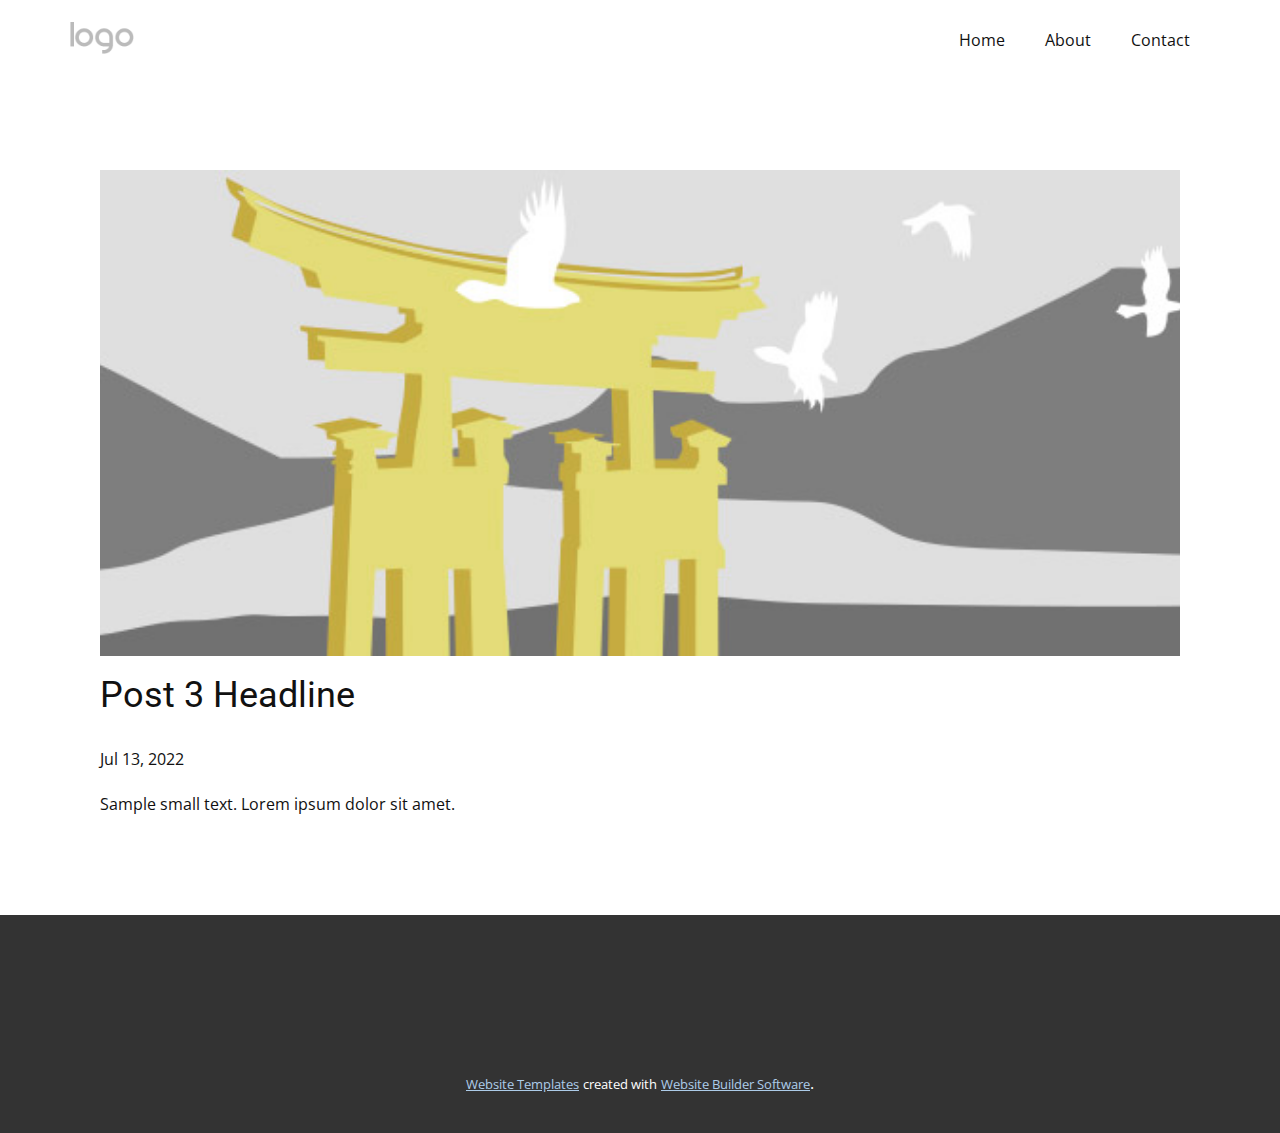
<file: blog/post-2.html>
<!doctype html>
<html style="font-size: 16px;" lang="en"><head>
    <meta name="viewport" content="width=device-width, initial-scale=1.0">
    <meta charset="utf-8">
    <meta name="keywords" content="Post 1 Headline">
    <meta name="description" content="">
    <title>Post 3 Headline</title>
    <link rel="stylesheet" href="../nicepage.css" media="screen">
<link rel="stylesheet" href="../Post-Template.css" media="screen">
    <script class="u-script" type="text/javascript" src="../jquery.js" defer=""></script>
    <script class="u-script" type="text/javascript" src="../nicepage.js" defer=""></script>
    <meta name="generator" content="Nicepage 4.14.1, nicepage.com">
    <link id="u-theme-google-font" rel="stylesheet" href="https://fonts.googleapis.com/css?family=Roboto:100,100i,300,300i,400,400i,500,500i,700,700i,900,900i|Open+Sans:300,300i,400,400i,500,500i,600,600i,700,700i,800,800i">
    
    
    <script type="application/ld+json">{
		"@context": "http://schema.org",
		"@type": "Organization",
		"name": "",
		"logo": "images/default-logo.png"
}</script>
    <meta name="theme-color" content="#478ac9">
  </head>
  <body class="u-body u-xl-mode" data-lang="en"><header class="u-clearfix u-header u-header" id="sec-3d24"><div class="u-clearfix u-sheet u-valign-middle u-sheet-1">
        <a href="https://nicepage.com" class="u-image u-logo u-image-1">
          <img src="../images/default-logo.png" class="u-logo-image u-logo-image-1">
        </a>
        <nav class="u-menu u-menu-dropdown u-offcanvas u-menu-1">
          <div class="menu-collapse" style="font-size: 1rem; letter-spacing: 0px;">
            <a class="u-button-style u-custom-left-right-menu-spacing u-custom-padding-bottom u-custom-top-bottom-menu-spacing u-nav-link u-text-active-palette-1-base u-text-hover-palette-2-base" href="#">
              <svg class="u-svg-link" viewBox="0 0 24 24"><use xmlns:xlink="http://www.w3.org/1999/xlink" xlink:href="#menu-hamburger"></use></svg>
              <svg class="u-svg-content" version="1.1" id="menu-hamburger" viewBox="0 0 16 16" x="0px" y="0px" xmlns:xlink="http://www.w3.org/1999/xlink" xmlns="http://www.w3.org/2000/svg"><g><rect y="1" width="16" height="2"></rect><rect y="7" width="16" height="2"></rect><rect y="13" width="16" height="2"></rect>
</g></svg>
            </a>
          </div>
          <div class="u-nav-container">
            <ul class="u-nav u-unstyled u-nav-1"><li class="u-nav-item"><a class="u-button-style u-nav-link u-text-active-palette-1-base u-text-hover-palette-2-base" href="../Home.html" style="padding: 10px 20px;">Home</a>
</li><li class="u-nav-item"><a class="u-button-style u-nav-link u-text-active-palette-1-base u-text-hover-palette-2-base" href="../About.html" style="padding: 10px 20px;">About</a>
</li><li class="u-nav-item"><a class="u-button-style u-nav-link u-text-active-palette-1-base u-text-hover-palette-2-base" href="../Contact.html" style="padding: 10px 20px;">Contact</a>
</li></ul>
          </div>
          <div class="u-nav-container-collapse">
            <div class="u-black u-container-style u-inner-container-layout u-opacity u-opacity-95 u-sidenav">
              <div class="u-inner-container-layout u-sidenav-overflow">
                <div class="u-menu-close"></div>
                <ul class="u-align-center u-nav u-popupmenu-items u-unstyled u-nav-2"><li class="u-nav-item"><a class="u-button-style u-nav-link" href="../Home.html">Home</a>
</li><li class="u-nav-item"><a class="u-button-style u-nav-link" href="../About.html">About</a>
</li><li class="u-nav-item"><a class="u-button-style u-nav-link" href="../Contact.html">Contact</a>
</li></ul>
              </div>
            </div>
            <div class="u-black u-menu-overlay u-opacity u-opacity-70"></div>
          </div>
        </nav>
      </div></header>
    <section class="u-align-center u-clearfix u-section-1" id="sec-1007">
      <div class="u-clearfix u-sheet u-valign-middle-md u-valign-middle-sm u-valign-middle-xs u-sheet-1"><!--post_details--><!--post_details_options_json--><!--{"source":""}--><!--/post_details_options_json--><!--blog_post-->
        <div class="u-container-style u-expanded-width u-post-details u-post-details-1">
          <div class="u-container-layout u-valign-middle u-container-layout-1"><!--blog_post_image-->
            <img alt="" class="u-blog-control u-expanded-width u-image u-image-default u-image-1" src="[data-uri]"><!--/blog_post_image--><!--blog_post_header-->
            <h2 class="u-blog-control u-text u-text-1">Post 3 Headline</h2><!--/blog_post_header--><!--blog_post_metadata-->
            <div class="u-blog-control u-metadata u-metadata-1"><!--blog_post_metadata_date-->
              <span class="u-meta-date u-meta-icon">Jul 13, 2022</span><!--/blog_post_metadata_date--><!--blog_post_metadata_category-->
              <!--/blog_post_metadata_category--><!--blog_post_metadata_comments-->
              <!--/blog_post_metadata_comments-->
            </div><!--/blog_post_metadata--><!--blog_post_content-->
            <div class="u-align-justify u-blog-control u-post-content u-text u-text-2 fr-view">
  Sample small text. Lorem ipsum dolor sit amet.
  </div><!--/blog_post_content-->
          </div>
        </div><!--/blog_post--><!--/post_details-->
      </div>
    </section>
    
    
    <footer class="u-align-center u-clearfix u-footer u-grey-80 u-footer" id="sec-8817"><div class="u-align-left u-clearfix u-sheet u-sheet-1"></div></footer>
    <section class="u-backlink u-clearfix u-grey-80">
      <a class="u-link" href="https://nicepage.com/website-templates" target="_blank">
        <span>Website Templates</span>
      </a>
      <p class="u-text">
        <span>created with</span>
      </p>
      <a class="u-link" href="" target="_blank">
        <span>Website Builder Software</span>
      </a>. 
    </section>
  
</body></html>
</file>
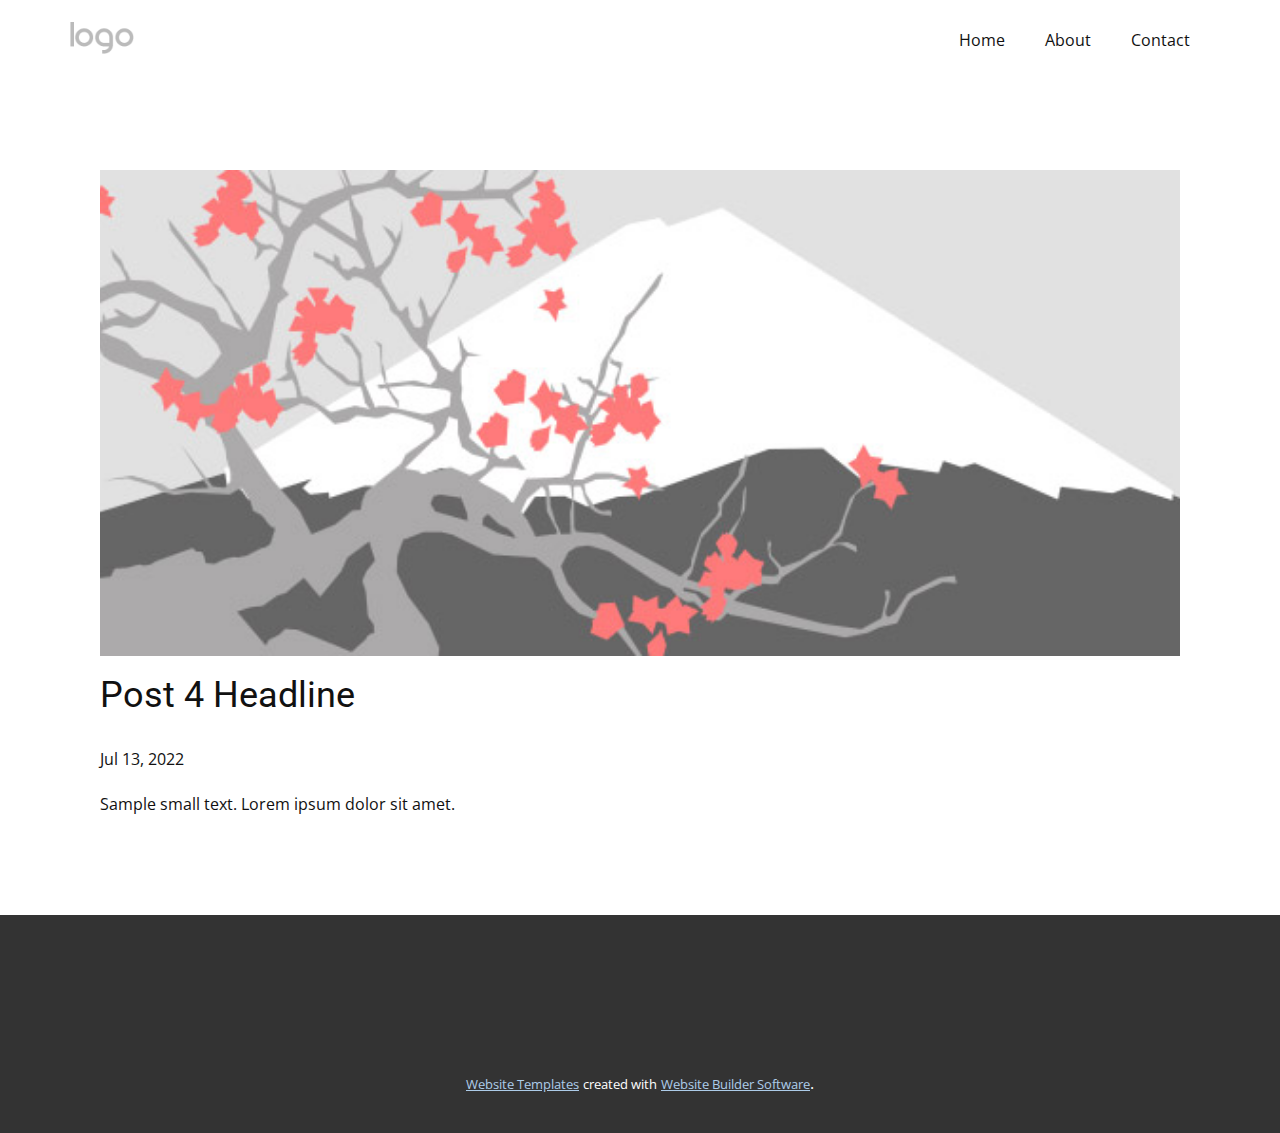
<file: blog/post-3.html>
<!doctype html>
<html style="font-size: 16px;" lang="en"><head>
    <meta name="viewport" content="width=device-width, initial-scale=1.0">
    <meta charset="utf-8">
    <meta name="keywords" content="Post 1 Headline">
    <meta name="description" content="">
    <title>Post 4 Headline</title>
    <link rel="stylesheet" href="../nicepage.css" media="screen">
<link rel="stylesheet" href="../Post-Template.css" media="screen">
    <script class="u-script" type="text/javascript" src="../jquery.js" defer=""></script>
    <script class="u-script" type="text/javascript" src="../nicepage.js" defer=""></script>
    <meta name="generator" content="Nicepage 4.14.1, nicepage.com">
    <link id="u-theme-google-font" rel="stylesheet" href="https://fonts.googleapis.com/css?family=Roboto:100,100i,300,300i,400,400i,500,500i,700,700i,900,900i|Open+Sans:300,300i,400,400i,500,500i,600,600i,700,700i,800,800i">
    
    
    <script type="application/ld+json">{
		"@context": "http://schema.org",
		"@type": "Organization",
		"name": "",
		"logo": "images/default-logo.png"
}</script>
    <meta name="theme-color" content="#478ac9">
  </head>
  <body class="u-body u-xl-mode" data-lang="en"><header class="u-clearfix u-header u-header" id="sec-3d24"><div class="u-clearfix u-sheet u-valign-middle u-sheet-1">
        <a href="https://nicepage.com" class="u-image u-logo u-image-1">
          <img src="../images/default-logo.png" class="u-logo-image u-logo-image-1">
        </a>
        <nav class="u-menu u-menu-dropdown u-offcanvas u-menu-1">
          <div class="menu-collapse" style="font-size: 1rem; letter-spacing: 0px;">
            <a class="u-button-style u-custom-left-right-menu-spacing u-custom-padding-bottom u-custom-top-bottom-menu-spacing u-nav-link u-text-active-palette-1-base u-text-hover-palette-2-base" href="#">
              <svg class="u-svg-link" viewBox="0 0 24 24"><use xmlns:xlink="http://www.w3.org/1999/xlink" xlink:href="#menu-hamburger"></use></svg>
              <svg class="u-svg-content" version="1.1" id="menu-hamburger" viewBox="0 0 16 16" x="0px" y="0px" xmlns:xlink="http://www.w3.org/1999/xlink" xmlns="http://www.w3.org/2000/svg"><g><rect y="1" width="16" height="2"></rect><rect y="7" width="16" height="2"></rect><rect y="13" width="16" height="2"></rect>
</g></svg>
            </a>
          </div>
          <div class="u-nav-container">
            <ul class="u-nav u-unstyled u-nav-1"><li class="u-nav-item"><a class="u-button-style u-nav-link u-text-active-palette-1-base u-text-hover-palette-2-base" href="../Home.html" style="padding: 10px 20px;">Home</a>
</li><li class="u-nav-item"><a class="u-button-style u-nav-link u-text-active-palette-1-base u-text-hover-palette-2-base" href="../About.html" style="padding: 10px 20px;">About</a>
</li><li class="u-nav-item"><a class="u-button-style u-nav-link u-text-active-palette-1-base u-text-hover-palette-2-base" href="../Contact.html" style="padding: 10px 20px;">Contact</a>
</li></ul>
          </div>
          <div class="u-nav-container-collapse">
            <div class="u-black u-container-style u-inner-container-layout u-opacity u-opacity-95 u-sidenav">
              <div class="u-inner-container-layout u-sidenav-overflow">
                <div class="u-menu-close"></div>
                <ul class="u-align-center u-nav u-popupmenu-items u-unstyled u-nav-2"><li class="u-nav-item"><a class="u-button-style u-nav-link" href="../Home.html">Home</a>
</li><li class="u-nav-item"><a class="u-button-style u-nav-link" href="../About.html">About</a>
</li><li class="u-nav-item"><a class="u-button-style u-nav-link" href="../Contact.html">Contact</a>
</li></ul>
              </div>
            </div>
            <div class="u-black u-menu-overlay u-opacity u-opacity-70"></div>
          </div>
        </nav>
      </div></header>
    <section class="u-align-center u-clearfix u-section-1" id="sec-1007">
      <div class="u-clearfix u-sheet u-valign-middle-md u-valign-middle-sm u-valign-middle-xs u-sheet-1"><!--post_details--><!--post_details_options_json--><!--{"source":""}--><!--/post_details_options_json--><!--blog_post-->
        <div class="u-container-style u-expanded-width u-post-details u-post-details-1">
          <div class="u-container-layout u-valign-middle u-container-layout-1"><!--blog_post_image-->
            <img alt="" class="u-blog-control u-expanded-width u-image u-image-default u-image-1" src="[data-uri]"><!--/blog_post_image--><!--blog_post_header-->
            <h2 class="u-blog-control u-text u-text-1">Post 4 Headline</h2><!--/blog_post_header--><!--blog_post_metadata-->
            <div class="u-blog-control u-metadata u-metadata-1"><!--blog_post_metadata_date-->
              <span class="u-meta-date u-meta-icon">Jul 13, 2022</span><!--/blog_post_metadata_date--><!--blog_post_metadata_category-->
              <!--/blog_post_metadata_category--><!--blog_post_metadata_comments-->
              <!--/blog_post_metadata_comments-->
            </div><!--/blog_post_metadata--><!--blog_post_content-->
            <div class="u-align-justify u-blog-control u-post-content u-text u-text-2 fr-view">
  Sample small text. Lorem ipsum dolor sit amet.
  </div><!--/blog_post_content-->
          </div>
        </div><!--/blog_post--><!--/post_details-->
      </div>
    </section>
    
    
    <footer class="u-align-center u-clearfix u-footer u-grey-80 u-footer" id="sec-8817"><div class="u-align-left u-clearfix u-sheet u-sheet-1"></div></footer>
    <section class="u-backlink u-clearfix u-grey-80">
      <a class="u-link" href="https://nicepage.com/website-templates" target="_blank">
        <span>Website Templates</span>
      </a>
      <p class="u-text">
        <span>created with</span>
      </p>
      <a class="u-link" href="" target="_blank">
        <span>Website Builder Software</span>
      </a>. 
    </section>
  
</body></html>
</file>
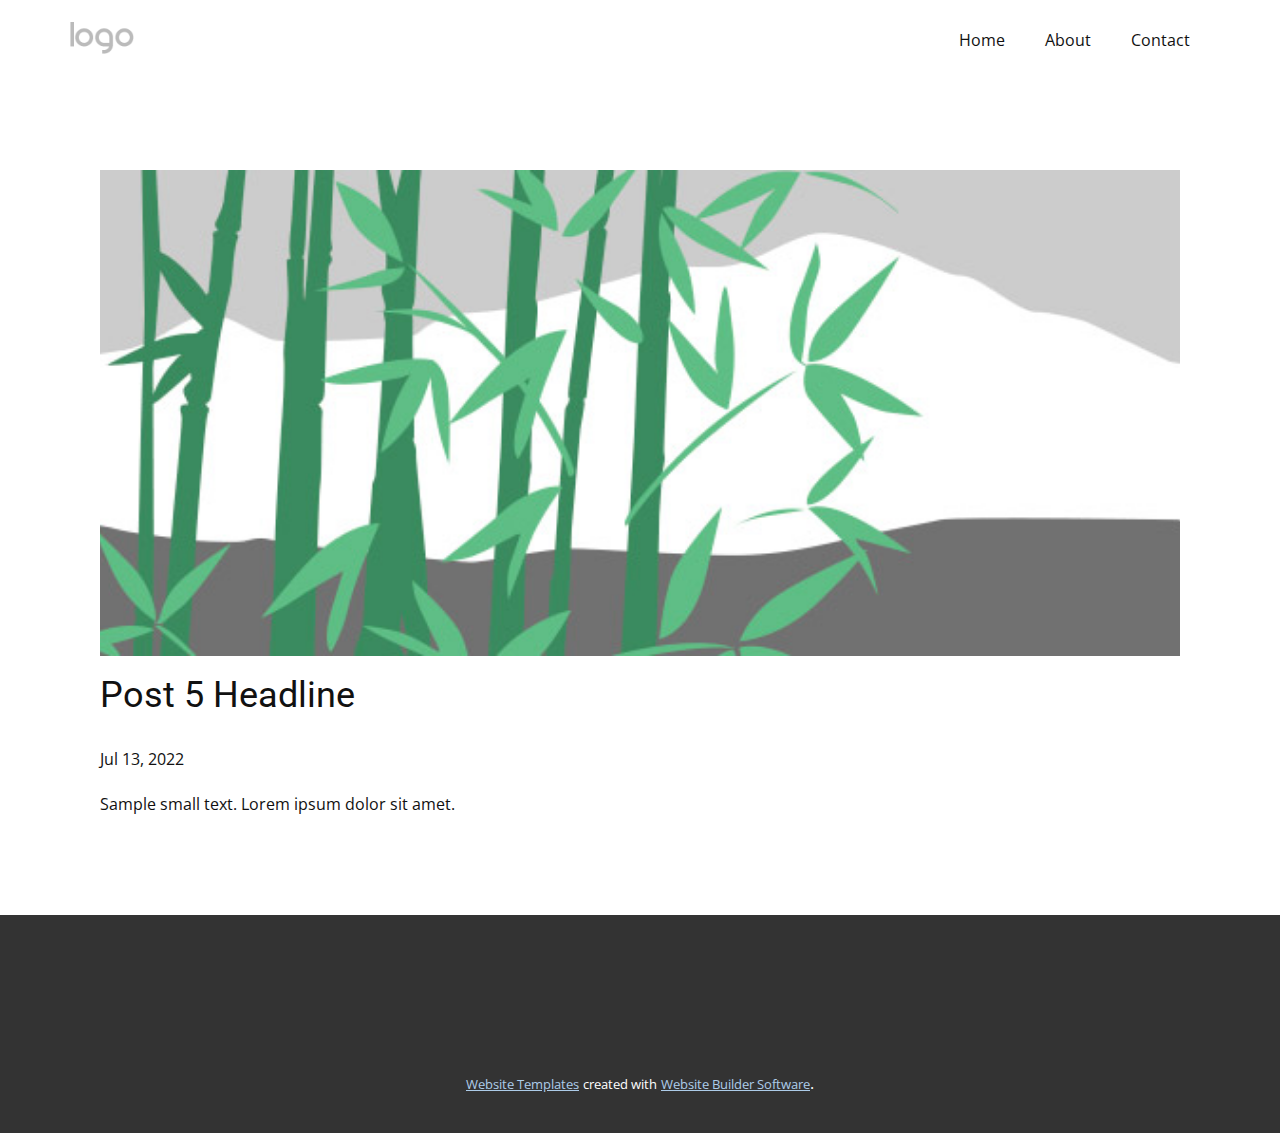
<file: blog/post-4.html>
<!doctype html>
<html style="font-size: 16px;" lang="en"><head>
    <meta name="viewport" content="width=device-width, initial-scale=1.0">
    <meta charset="utf-8">
    <meta name="keywords" content="Post 1 Headline">
    <meta name="description" content="">
    <title>Post 5 Headline</title>
    <link rel="stylesheet" href="../nicepage.css" media="screen">
<link rel="stylesheet" href="../Post-Template.css" media="screen">
    <script class="u-script" type="text/javascript" src="../jquery.js" defer=""></script>
    <script class="u-script" type="text/javascript" src="../nicepage.js" defer=""></script>
    <meta name="generator" content="Nicepage 4.14.1, nicepage.com">
    <link id="u-theme-google-font" rel="stylesheet" href="https://fonts.googleapis.com/css?family=Roboto:100,100i,300,300i,400,400i,500,500i,700,700i,900,900i|Open+Sans:300,300i,400,400i,500,500i,600,600i,700,700i,800,800i">
    
    
    <script type="application/ld+json">{
		"@context": "http://schema.org",
		"@type": "Organization",
		"name": "",
		"logo": "images/default-logo.png"
}</script>
    <meta name="theme-color" content="#478ac9">
  </head>
  <body class="u-body u-xl-mode" data-lang="en"><header class="u-clearfix u-header u-header" id="sec-3d24"><div class="u-clearfix u-sheet u-valign-middle u-sheet-1">
        <a href="https://nicepage.com" class="u-image u-logo u-image-1">
          <img src="../images/default-logo.png" class="u-logo-image u-logo-image-1">
        </a>
        <nav class="u-menu u-menu-dropdown u-offcanvas u-menu-1">
          <div class="menu-collapse" style="font-size: 1rem; letter-spacing: 0px;">
            <a class="u-button-style u-custom-left-right-menu-spacing u-custom-padding-bottom u-custom-top-bottom-menu-spacing u-nav-link u-text-active-palette-1-base u-text-hover-palette-2-base" href="#">
              <svg class="u-svg-link" viewBox="0 0 24 24"><use xmlns:xlink="http://www.w3.org/1999/xlink" xlink:href="#menu-hamburger"></use></svg>
              <svg class="u-svg-content" version="1.1" id="menu-hamburger" viewBox="0 0 16 16" x="0px" y="0px" xmlns:xlink="http://www.w3.org/1999/xlink" xmlns="http://www.w3.org/2000/svg"><g><rect y="1" width="16" height="2"></rect><rect y="7" width="16" height="2"></rect><rect y="13" width="16" height="2"></rect>
</g></svg>
            </a>
          </div>
          <div class="u-nav-container">
            <ul class="u-nav u-unstyled u-nav-1"><li class="u-nav-item"><a class="u-button-style u-nav-link u-text-active-palette-1-base u-text-hover-palette-2-base" href="../Home.html" style="padding: 10px 20px;">Home</a>
</li><li class="u-nav-item"><a class="u-button-style u-nav-link u-text-active-palette-1-base u-text-hover-palette-2-base" href="../About.html" style="padding: 10px 20px;">About</a>
</li><li class="u-nav-item"><a class="u-button-style u-nav-link u-text-active-palette-1-base u-text-hover-palette-2-base" href="../Contact.html" style="padding: 10px 20px;">Contact</a>
</li></ul>
          </div>
          <div class="u-nav-container-collapse">
            <div class="u-black u-container-style u-inner-container-layout u-opacity u-opacity-95 u-sidenav">
              <div class="u-inner-container-layout u-sidenav-overflow">
                <div class="u-menu-close"></div>
                <ul class="u-align-center u-nav u-popupmenu-items u-unstyled u-nav-2"><li class="u-nav-item"><a class="u-button-style u-nav-link" href="../Home.html">Home</a>
</li><li class="u-nav-item"><a class="u-button-style u-nav-link" href="../About.html">About</a>
</li><li class="u-nav-item"><a class="u-button-style u-nav-link" href="../Contact.html">Contact</a>
</li></ul>
              </div>
            </div>
            <div class="u-black u-menu-overlay u-opacity u-opacity-70"></div>
          </div>
        </nav>
      </div></header>
    <section class="u-align-center u-clearfix u-section-1" id="sec-1007">
      <div class="u-clearfix u-sheet u-valign-middle-md u-valign-middle-sm u-valign-middle-xs u-sheet-1"><!--post_details--><!--post_details_options_json--><!--{"source":""}--><!--/post_details_options_json--><!--blog_post-->
        <div class="u-container-style u-expanded-width u-post-details u-post-details-1">
          <div class="u-container-layout u-valign-middle u-container-layout-1"><!--blog_post_image-->
            <img alt="" class="u-blog-control u-expanded-width u-image u-image-default u-image-1" src="[data-uri]"><!--/blog_post_image--><!--blog_post_header-->
            <h2 class="u-blog-control u-text u-text-1">Post 5 Headline</h2><!--/blog_post_header--><!--blog_post_metadata-->
            <div class="u-blog-control u-metadata u-metadata-1"><!--blog_post_metadata_date-->
              <span class="u-meta-date u-meta-icon">Jul 13, 2022</span><!--/blog_post_metadata_date--><!--blog_post_metadata_category-->
              <!--/blog_post_metadata_category--><!--blog_post_metadata_comments-->
              <!--/blog_post_metadata_comments-->
            </div><!--/blog_post_metadata--><!--blog_post_content-->
            <div class="u-align-justify u-blog-control u-post-content u-text u-text-2 fr-view">
  Sample small text. Lorem ipsum dolor sit amet.
  </div><!--/blog_post_content-->
          </div>
        </div><!--/blog_post--><!--/post_details-->
      </div>
    </section>
    
    
    <footer class="u-align-center u-clearfix u-footer u-grey-80 u-footer" id="sec-8817"><div class="u-align-left u-clearfix u-sheet u-sheet-1"></div></footer>
    <section class="u-backlink u-clearfix u-grey-80">
      <a class="u-link" href="https://nicepage.com/website-templates" target="_blank">
        <span>Website Templates</span>
      </a>
      <p class="u-text">
        <span>created with</span>
      </p>
      <a class="u-link" href="" target="_blank">
        <span>Website Builder Software</span>
      </a>. 
    </section>
  
</body></html>
</file>
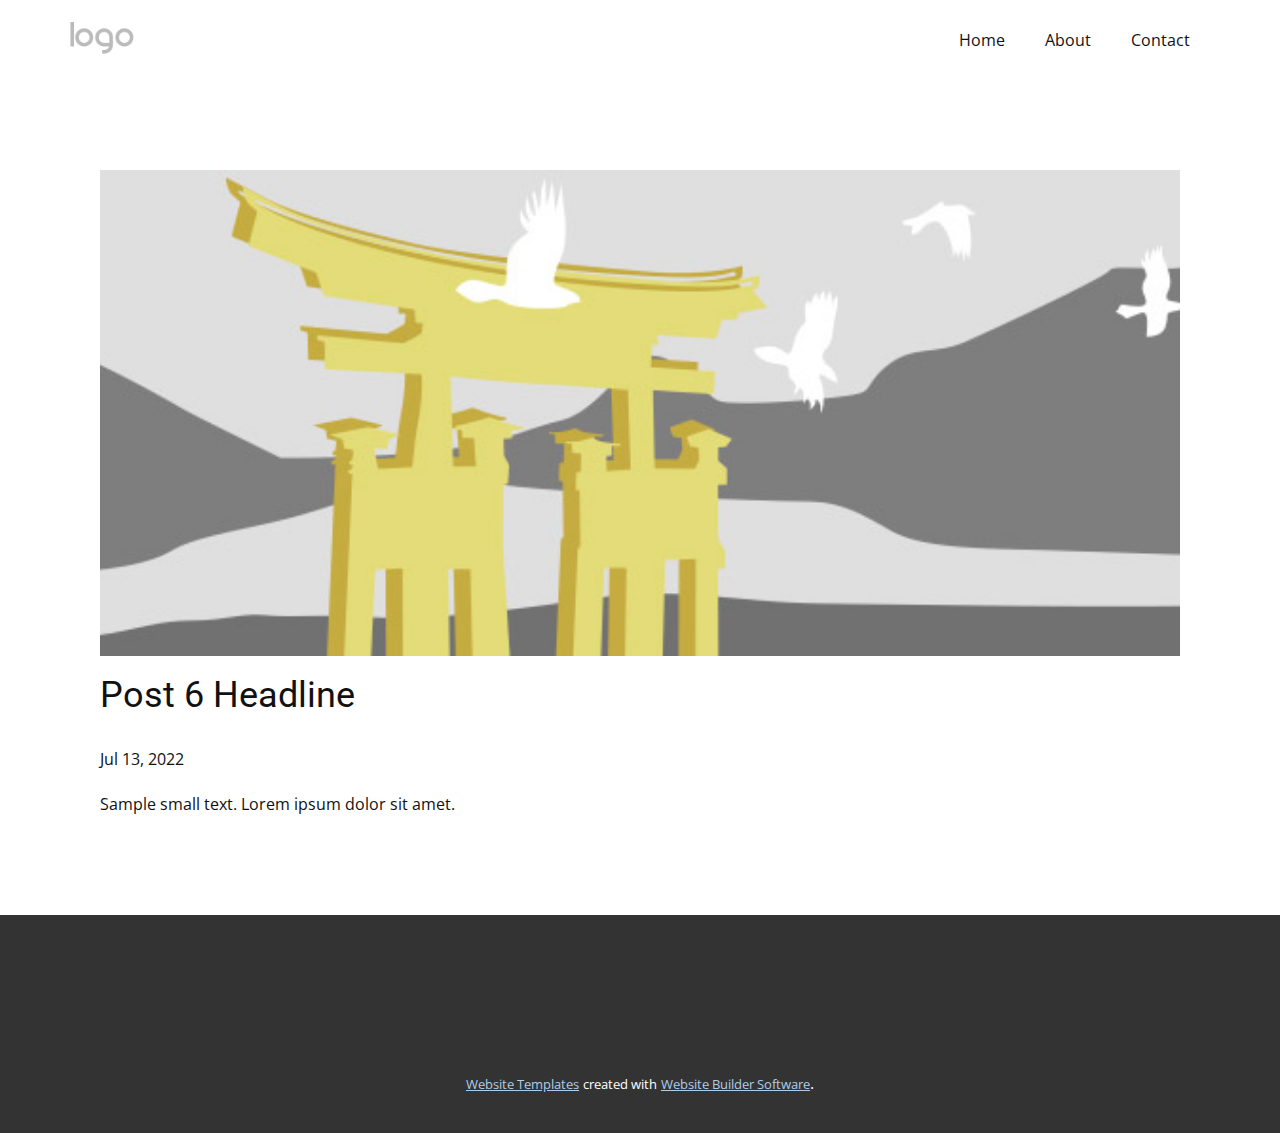
<file: blog/post-5.html>
<!doctype html>
<html style="font-size: 16px;" lang="en"><head>
    <meta name="viewport" content="width=device-width, initial-scale=1.0">
    <meta charset="utf-8">
    <meta name="keywords" content="Post 1 Headline">
    <meta name="description" content="">
    <title>Post 6 Headline</title>
    <link rel="stylesheet" href="../nicepage.css" media="screen">
<link rel="stylesheet" href="../Post-Template.css" media="screen">
    <script class="u-script" type="text/javascript" src="../jquery.js" defer=""></script>
    <script class="u-script" type="text/javascript" src="../nicepage.js" defer=""></script>
    <meta name="generator" content="Nicepage 4.14.1, nicepage.com">
    <link id="u-theme-google-font" rel="stylesheet" href="https://fonts.googleapis.com/css?family=Roboto:100,100i,300,300i,400,400i,500,500i,700,700i,900,900i|Open+Sans:300,300i,400,400i,500,500i,600,600i,700,700i,800,800i">
    
    
    <script type="application/ld+json">{
		"@context": "http://schema.org",
		"@type": "Organization",
		"name": "",
		"logo": "images/default-logo.png"
}</script>
    <meta name="theme-color" content="#478ac9">
  </head>
  <body class="u-body u-xl-mode" data-lang="en"><header class="u-clearfix u-header u-header" id="sec-3d24"><div class="u-clearfix u-sheet u-valign-middle u-sheet-1">
        <a href="https://nicepage.com" class="u-image u-logo u-image-1">
          <img src="../images/default-logo.png" class="u-logo-image u-logo-image-1">
        </a>
        <nav class="u-menu u-menu-dropdown u-offcanvas u-menu-1">
          <div class="menu-collapse" style="font-size: 1rem; letter-spacing: 0px;">
            <a class="u-button-style u-custom-left-right-menu-spacing u-custom-padding-bottom u-custom-top-bottom-menu-spacing u-nav-link u-text-active-palette-1-base u-text-hover-palette-2-base" href="#">
              <svg class="u-svg-link" viewBox="0 0 24 24"><use xmlns:xlink="http://www.w3.org/1999/xlink" xlink:href="#menu-hamburger"></use></svg>
              <svg class="u-svg-content" version="1.1" id="menu-hamburger" viewBox="0 0 16 16" x="0px" y="0px" xmlns:xlink="http://www.w3.org/1999/xlink" xmlns="http://www.w3.org/2000/svg"><g><rect y="1" width="16" height="2"></rect><rect y="7" width="16" height="2"></rect><rect y="13" width="16" height="2"></rect>
</g></svg>
            </a>
          </div>
          <div class="u-nav-container">
            <ul class="u-nav u-unstyled u-nav-1"><li class="u-nav-item"><a class="u-button-style u-nav-link u-text-active-palette-1-base u-text-hover-palette-2-base" href="../Home.html" style="padding: 10px 20px;">Home</a>
</li><li class="u-nav-item"><a class="u-button-style u-nav-link u-text-active-palette-1-base u-text-hover-palette-2-base" href="../About.html" style="padding: 10px 20px;">About</a>
</li><li class="u-nav-item"><a class="u-button-style u-nav-link u-text-active-palette-1-base u-text-hover-palette-2-base" href="../Contact.html" style="padding: 10px 20px;">Contact</a>
</li></ul>
          </div>
          <div class="u-nav-container-collapse">
            <div class="u-black u-container-style u-inner-container-layout u-opacity u-opacity-95 u-sidenav">
              <div class="u-inner-container-layout u-sidenav-overflow">
                <div class="u-menu-close"></div>
                <ul class="u-align-center u-nav u-popupmenu-items u-unstyled u-nav-2"><li class="u-nav-item"><a class="u-button-style u-nav-link" href="../Home.html">Home</a>
</li><li class="u-nav-item"><a class="u-button-style u-nav-link" href="../About.html">About</a>
</li><li class="u-nav-item"><a class="u-button-style u-nav-link" href="../Contact.html">Contact</a>
</li></ul>
              </div>
            </div>
            <div class="u-black u-menu-overlay u-opacity u-opacity-70"></div>
          </div>
        </nav>
      </div></header>
    <section class="u-align-center u-clearfix u-section-1" id="sec-1007">
      <div class="u-clearfix u-sheet u-valign-middle-md u-valign-middle-sm u-valign-middle-xs u-sheet-1"><!--post_details--><!--post_details_options_json--><!--{"source":""}--><!--/post_details_options_json--><!--blog_post-->
        <div class="u-container-style u-expanded-width u-post-details u-post-details-1">
          <div class="u-container-layout u-valign-middle u-container-layout-1"><!--blog_post_image-->
            <img alt="" class="u-blog-control u-expanded-width u-image u-image-default u-image-1" src="[data-uri]"><!--/blog_post_image--><!--blog_post_header-->
            <h2 class="u-blog-control u-text u-text-1">Post 6 Headline</h2><!--/blog_post_header--><!--blog_post_metadata-->
            <div class="u-blog-control u-metadata u-metadata-1"><!--blog_post_metadata_date-->
              <span class="u-meta-date u-meta-icon">Jul 13, 2022</span><!--/blog_post_metadata_date--><!--blog_post_metadata_category-->
              <!--/blog_post_metadata_category--><!--blog_post_metadata_comments-->
              <!--/blog_post_metadata_comments-->
            </div><!--/blog_post_metadata--><!--blog_post_content-->
            <div class="u-align-justify u-blog-control u-post-content u-text u-text-2 fr-view">
  Sample small text. Lorem ipsum dolor sit amet.
  </div><!--/blog_post_content-->
          </div>
        </div><!--/blog_post--><!--/post_details-->
      </div>
    </section>
    
    
    <footer class="u-align-center u-clearfix u-footer u-grey-80 u-footer" id="sec-8817"><div class="u-align-left u-clearfix u-sheet u-sheet-1"></div></footer>
    <section class="u-backlink u-clearfix u-grey-80">
      <a class="u-link" href="https://nicepage.com/website-templates" target="_blank">
        <span>Website Templates</span>
      </a>
      <p class="u-text">
        <span>created with</span>
      </p>
      <a class="u-link" href="" target="_blank">
        <span>Website Builder Software</span>
      </a>. 
    </section>
  
</body></html>
</file>
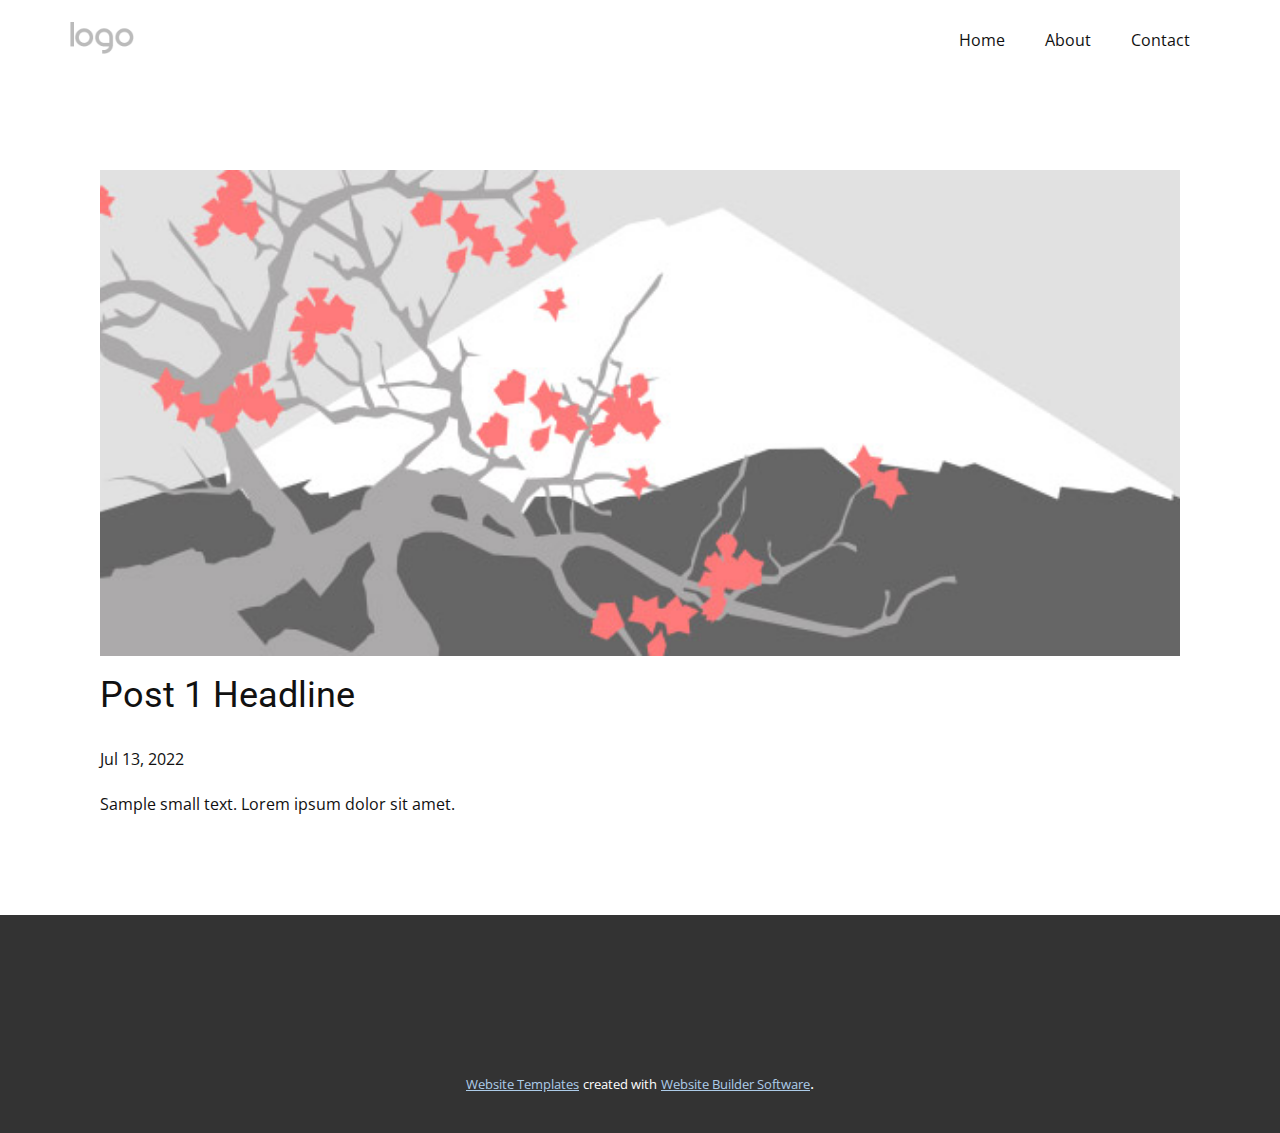
<file: blog/post.html>
<!doctype html>
<html style="font-size: 16px;" lang="en"><head>
    <meta name="viewport" content="width=device-width, initial-scale=1.0">
    <meta charset="utf-8">
    <meta name="keywords" content="Post 1 Headline">
    <meta name="description" content="">
    <title>Post 1 Headline</title>
    <link rel="stylesheet" href="../nicepage.css" media="screen">
<link rel="stylesheet" href="../Post-Template.css" media="screen">
    <script class="u-script" type="text/javascript" src="../jquery.js" defer=""></script>
    <script class="u-script" type="text/javascript" src="../nicepage.js" defer=""></script>
    <meta name="generator" content="Nicepage 4.14.1, nicepage.com">
    <link id="u-theme-google-font" rel="stylesheet" href="https://fonts.googleapis.com/css?family=Roboto:100,100i,300,300i,400,400i,500,500i,700,700i,900,900i|Open+Sans:300,300i,400,400i,500,500i,600,600i,700,700i,800,800i">
    
    
    <script type="application/ld+json">{
		"@context": "http://schema.org",
		"@type": "Organization",
		"name": "",
		"logo": "images/default-logo.png"
}</script>
    <meta name="theme-color" content="#478ac9">
  </head>
  <body class="u-body u-xl-mode" data-lang="en"><header class="u-clearfix u-header u-header" id="sec-3d24"><div class="u-clearfix u-sheet u-valign-middle u-sheet-1">
        <a href="https://nicepage.com" class="u-image u-logo u-image-1">
          <img src="../images/default-logo.png" class="u-logo-image u-logo-image-1">
        </a>
        <nav class="u-menu u-menu-dropdown u-offcanvas u-menu-1">
          <div class="menu-collapse" style="font-size: 1rem; letter-spacing: 0px;">
            <a class="u-button-style u-custom-left-right-menu-spacing u-custom-padding-bottom u-custom-top-bottom-menu-spacing u-nav-link u-text-active-palette-1-base u-text-hover-palette-2-base" href="#">
              <svg class="u-svg-link" viewBox="0 0 24 24"><use xmlns:xlink="http://www.w3.org/1999/xlink" xlink:href="#menu-hamburger"></use></svg>
              <svg class="u-svg-content" version="1.1" id="menu-hamburger" viewBox="0 0 16 16" x="0px" y="0px" xmlns:xlink="http://www.w3.org/1999/xlink" xmlns="http://www.w3.org/2000/svg"><g><rect y="1" width="16" height="2"></rect><rect y="7" width="16" height="2"></rect><rect y="13" width="16" height="2"></rect>
</g></svg>
            </a>
          </div>
          <div class="u-nav-container">
            <ul class="u-nav u-unstyled u-nav-1"><li class="u-nav-item"><a class="u-button-style u-nav-link u-text-active-palette-1-base u-text-hover-palette-2-base" href="../Home.html" style="padding: 10px 20px;">Home</a>
</li><li class="u-nav-item"><a class="u-button-style u-nav-link u-text-active-palette-1-base u-text-hover-palette-2-base" href="../About.html" style="padding: 10px 20px;">About</a>
</li><li class="u-nav-item"><a class="u-button-style u-nav-link u-text-active-palette-1-base u-text-hover-palette-2-base" href="../Contact.html" style="padding: 10px 20px;">Contact</a>
</li></ul>
          </div>
          <div class="u-nav-container-collapse">
            <div class="u-black u-container-style u-inner-container-layout u-opacity u-opacity-95 u-sidenav">
              <div class="u-inner-container-layout u-sidenav-overflow">
                <div class="u-menu-close"></div>
                <ul class="u-align-center u-nav u-popupmenu-items u-unstyled u-nav-2"><li class="u-nav-item"><a class="u-button-style u-nav-link" href="../Home.html">Home</a>
</li><li class="u-nav-item"><a class="u-button-style u-nav-link" href="../About.html">About</a>
</li><li class="u-nav-item"><a class="u-button-style u-nav-link" href="../Contact.html">Contact</a>
</li></ul>
              </div>
            </div>
            <div class="u-black u-menu-overlay u-opacity u-opacity-70"></div>
          </div>
        </nav>
      </div></header>
    <section class="u-align-center u-clearfix u-section-1" id="sec-1007">
      <div class="u-clearfix u-sheet u-valign-middle-md u-valign-middle-sm u-valign-middle-xs u-sheet-1"><!--post_details--><!--post_details_options_json--><!--{"source":""}--><!--/post_details_options_json--><!--blog_post-->
        <div class="u-container-style u-expanded-width u-post-details u-post-details-1">
          <div class="u-container-layout u-valign-middle u-container-layout-1"><!--blog_post_image-->
            <img alt="" class="u-blog-control u-expanded-width u-image u-image-default u-image-1" src="[data-uri]"><!--/blog_post_image--><!--blog_post_header-->
            <h2 class="u-blog-control u-text u-text-1">Post 1 Headline</h2><!--/blog_post_header--><!--blog_post_metadata-->
            <div class="u-blog-control u-metadata u-metadata-1"><!--blog_post_metadata_date-->
              <span class="u-meta-date u-meta-icon">Jul 13, 2022</span><!--/blog_post_metadata_date--><!--blog_post_metadata_category-->
              <!--/blog_post_metadata_category--><!--blog_post_metadata_comments-->
              <!--/blog_post_metadata_comments-->
            </div><!--/blog_post_metadata--><!--blog_post_content-->
            <div class="u-align-justify u-blog-control u-post-content u-text u-text-2 fr-view">
  Sample small text. Lorem ipsum dolor sit amet.
  </div><!--/blog_post_content-->
          </div>
        </div><!--/blog_post--><!--/post_details-->
      </div>
    </section>
    
    
    <footer class="u-align-center u-clearfix u-footer u-grey-80 u-footer" id="sec-8817"><div class="u-align-left u-clearfix u-sheet u-sheet-1"></div></footer>
    <section class="u-backlink u-clearfix u-grey-80">
      <a class="u-link" href="https://nicepage.com/website-templates" target="_blank">
        <span>Website Templates</span>
      </a>
      <p class="u-text">
        <span>created with</span>
      </p>
      <a class="u-link" href="" target="_blank">
        <span>Website Builder Software</span>
      </a>. 
    </section>
  
</body></html>
</file>
